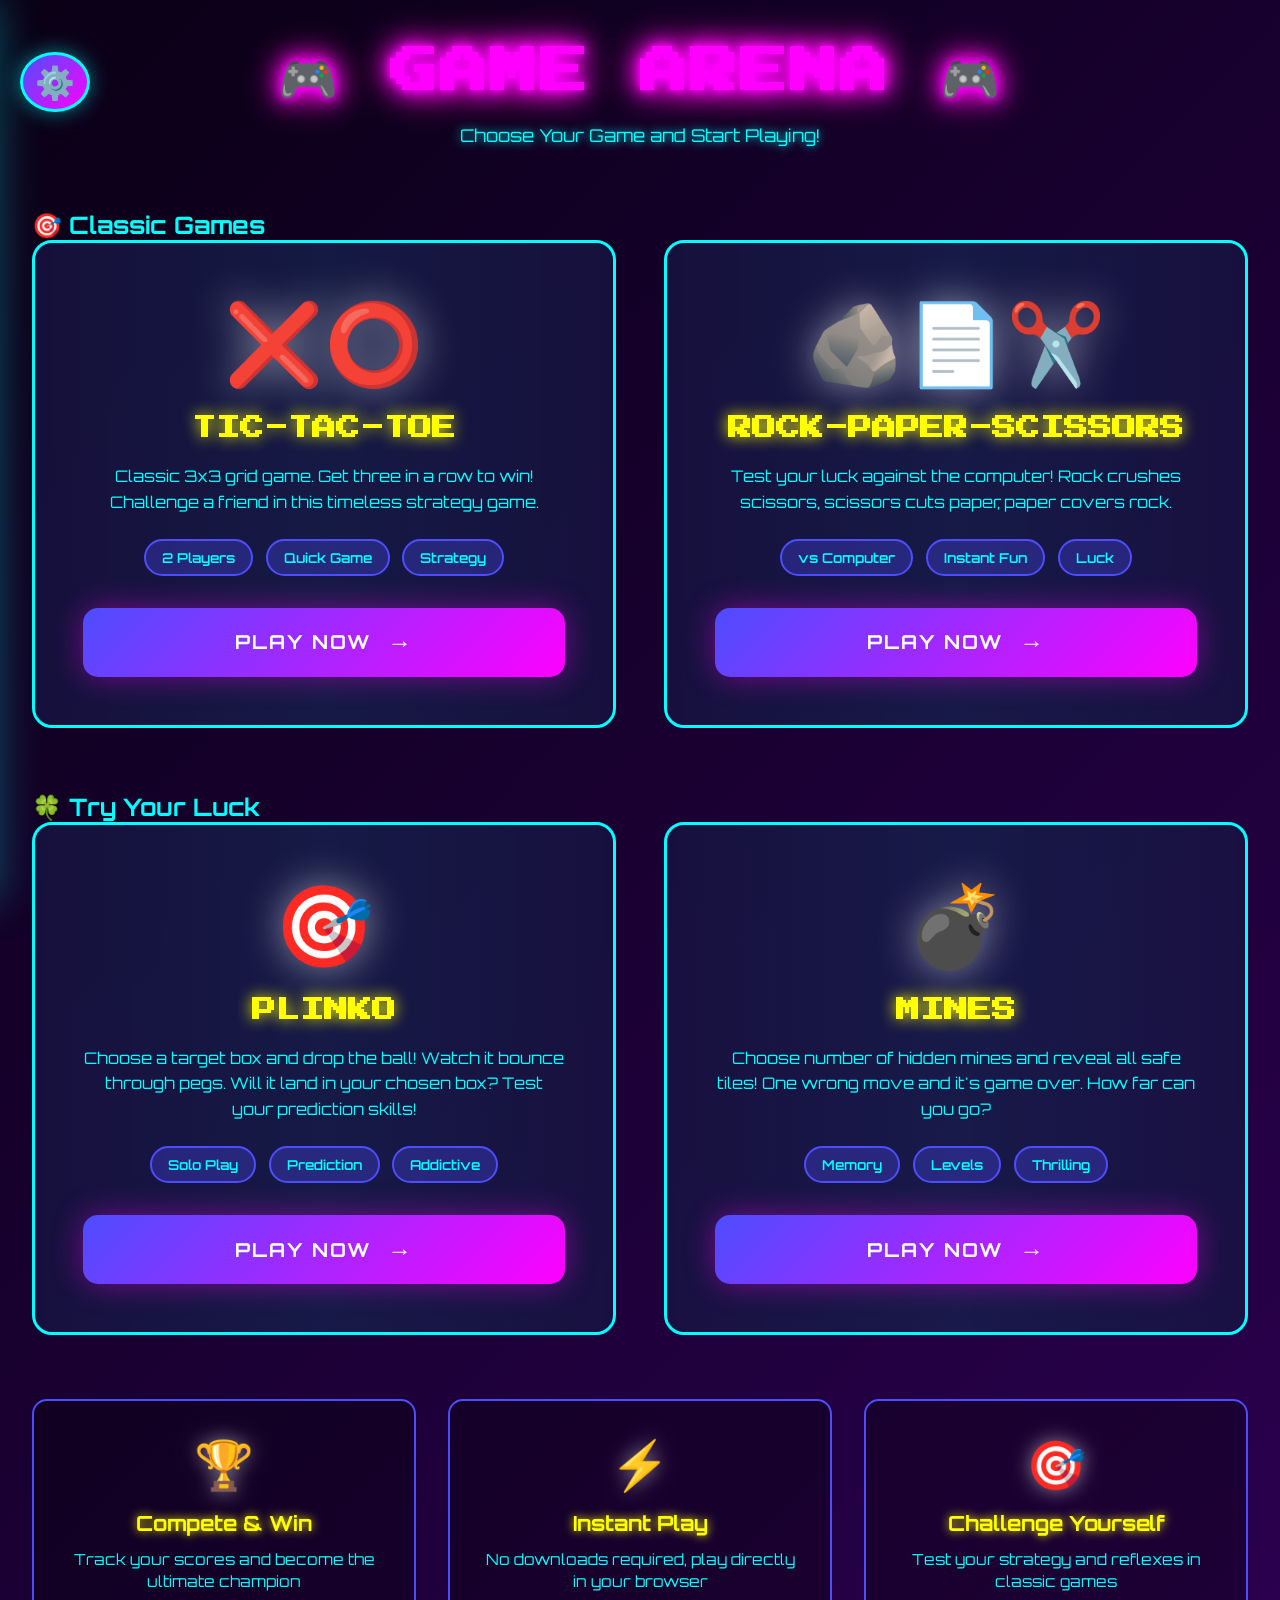
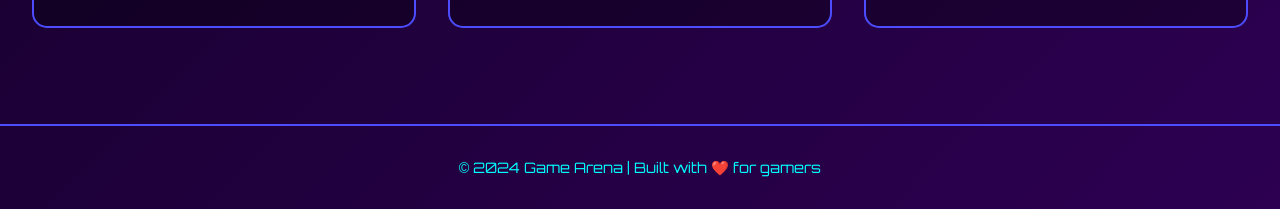
<file: index.html>
<!DOCTYPE html>
<html lang="en">
<head>
    <meta charset="UTF-8">
    <meta name="viewport" content="width=device-width, initial-scale=1.0">
    <title>Game Arena - Home</title>
    <link href="https://fonts.googleapis.com/css2?family=Press+Start+2P&family=Orbitron:wght@400;700;900&display=swap" rel="stylesheet">
    <link rel="stylesheet" href="styles.css">
</head>
<body>
    <!-- Settings Button -->
    <button class="settings-btn" id="settingsBtn" aria-label="Settings">
        <span class="settings-icon">⚙️</span>
    </button>

    <!-- Settings Panel -->
    <div class="settings-panel" id="settingsPanel">
        <div class="settings-header">
            <h2>⚙️ Settings</h2>
            <button class="close-btn" id="closeSettings">✕</button>
        </div>
        
        <div class="settings-content">
            <!-- Music Controls -->
            <div class="settings-section">
                <h3>🎵 Background Music</h3>
                <div class="music-controls">
                    <button class="music-btn" data-track="1">🎵 Track 1: Arcade Beat</button>
                    <button class="music-btn" data-track="2">🎵 Track 2: Retro Wave</button>
                    <button class="music-btn" data-track="3">🎵 Track 3: Cyber Pulse</button>
                    <button class="music-btn stop-music" id="stopMusic">⏹️ Stop Music</button>
                </div>
                <div class="volume-control">
                    <label for="volumeSlider">Volume:</label>
                    <input type="range" id="volumeSlider" min="0" max="100" value="50">
                    <span id="volumeValue">50%</span>
                </div>
                
                <!-- Custom Music Upload -->
                <div class="custom-music-section">
                    <h4>🎧 Upload Your Music</h4>
                    <p class="upload-hint">Play your own music or playlist!</p>
                    <input type="file" id="customMusicUpload" accept="audio/*" multiple style="display: none;">
                    <button class="upload-music-btn" id="uploadMusicBtn">
                        📂 Choose Music Files
                    </button>
                    <div class="custom-playlist" id="customPlaylist"></div>
                </div>
            </div>

            <!-- Theme Toggle -->
            <div class="settings-section">
                <h3>🎨 Theme</h3>
                <div class="theme-toggle">
                    <button class="theme-btn active" data-theme="dark">🌙 Dark Mode</button>
                    <button class="theme-btn" data-theme="light">☀️ Light Mode</button>
                </div>
            </div>

            <!-- Social Links -->
            <div class="settings-section">
                <h3>🔗 Connect With Us</h3>
                <div class="social-links">
                    <a href="https://twitter.com/yourusername" target="_blank" class="social-link">
                        <span class="social-icon">𝕏</span> Twitter/X
                    </a>
                    <a href="https://github.com/yourusername" target="_blank" class="social-link">
                        <span class="social-icon">🐙</span> GitHub
                    </a>
                </div>
            </div>

            <!-- Request Game Form -->
            <div class="settings-section">
                <h3>🎮 Request a Game</h3>
                <form class="request-form" id="gameRequestForm" action="https://formsubmit.co/momomalek0107@gmail.com" method="POST">
                    <!-- FormSubmit Configuration -->
                    <input type="hidden" name="_subject" value="New Game Request from Game Arena!">
                    <input type="hidden" name="_captcha" value="false">
                    <input type="hidden" name="_template" value="table">
                    <input type="hidden" name="_autoresponse" value="Thanks for your game suggestion! We'll review it and consider adding it to Game Arena.">
                    
                    <input type="text" name="Game Name" id="gameNameInput" placeholder="Game name..." required>
                    <textarea name="Game Description" id="gameDescInput" placeholder="Describe the game you'd like to see..." rows="3" required></textarea>
                    <button type="submit" class="submit-btn">Submit Request</button>
                </form>
                <div class="request-message" id="requestMessage"></div>
            </div>
        </div>
    </div>

    <!-- Audio Elements -->
    <audio id="bgMusic" loop></audio>

    <header>
        <h1>🎮 GAME ARENA 🎮</h1>
        <p class="subtitle">Choose Your Game and Start Playing!</p>
    </header>

    <main class="home-container">
        <!-- Game Categories -->
        <div class="categories-section">
            <h2 class="category-title">🎯 Classic Games</h2>
            <div class="game-selection">
                
                <!-- Tic-Tac-Toe Card -->
                <div class="game-selection-card">
                    <div class="game-icon">❌⭕</div>
                    <h2 class="game-selection-title">TIC-TAC-TOE</h2>
                    <p class="game-description">
                        Classic 3x3 grid game. Get three in a row to win! 
                        Challenge a friend in this timeless strategy game.
                    </p>
                    <div class="game-features">
                        <span class="feature-badge">2 Players</span>
                        <span class="feature-badge">Quick Game</span>
                        <span class="feature-badge">Strategy</span>
                    </div>
                    <a href="tic-tac-toe.html" class="play-button">
                        <span>PLAY NOW</span>
                        <span class="arrow">→</span>
                    </a>
                </div>

                <!-- Rock-Paper-Scissors Card -->
                <div class="game-selection-card">
                    <div class="game-icon">🪨📄✂️</div>
                    <h2 class="game-selection-title">ROCK-PAPER-SCISSORS</h2>
                    <p class="game-description">
                        Test your luck against the computer! 
                        Rock crushes scissors, scissors cuts paper, paper covers rock.
                    </p>
                    <div class="game-features">
                        <span class="feature-badge">vs Computer</span>
                        <span class="feature-badge">Instant Fun</span>
                        <span class="feature-badge">Luck</span>
                    </div>
                    <a href="rock-paper-scissors.html" class="play-button">
                        <span>PLAY NOW</span>
                        <span class="arrow">→</span>
                    </a>
                </div>
            </div>
        </div>

        <!-- Try Your Luck Category -->
        <div class="categories-section">
            <h2 class="category-title">🍀 Try Your Luck</h2>
            <div class="game-selection">
                
                <!-- Plinko Card -->
                <div class="game-selection-card">
                    <div class="game-icon">🎯</div>
                    <h2 class="game-selection-title">PLINKO</h2>
                    <p class="game-description">
                        Choose a target box and drop the ball! Watch it bounce through pegs. 
                        Will it land in your chosen box? Test your prediction skills!
                    </p>
                    <div class="game-features">
                        <span class="feature-badge">Solo Play</span>
                        <span class="feature-badge">Prediction</span>
                        <span class="feature-badge">Addictive</span>
                    </div>
                    <a href="plinko.html" class="play-button">
                        <span>PLAY NOW</span>
                        <span class="arrow">→</span>
                    </a>
                </div>

                <!-- Mines Card -->
                <div class="game-selection-card">
                    <div class="game-icon">💣</div>
                    <h2 class="game-selection-title">MINES</h2>
                    <p class="game-description">
                        Choose number of hidden mines and reveal all safe tiles! 
                        One wrong move and it's game over. How far can you go?
                    </p>
                    <div class="game-features">
                        <span class="feature-badge">Memory</span>
                        <span class="feature-badge">Levels</span>
                        <span class="feature-badge">Thrilling</span>
                    </div>
                    <a href="mines.html" class="play-button">
                        <span>PLAY NOW</span>
                        <span class="arrow">→</span>
                    </a>
                </div>
            </div>
        </div>

        <!-- Stats Section -->
        <div class="info-section">
            <div class="info-card">
                <div class="info-icon">🏆</div>
                <h3>Compete & Win</h3>
                <p>Track your scores and become the ultimate champion</p>
            </div>
            <div class="info-card">
                <div class="info-icon">⚡</div>
                <h3>Instant Play</h3>
                <p>No downloads required, play directly in your browser</p>
            </div>
            <div class="info-card">
                <div class="info-icon">🎯</div>
                <h3>Challenge Yourself</h3>
                <p>Test your strategy and reflexes in classic games</p>
            </div>
        </div>
    </main>

    <footer>
        <p>© 2024 Game Arena | Built with ❤️ for gamers</p>
    </footer>

    <script src="settings.js"></script>
</body>
</html>
</file>
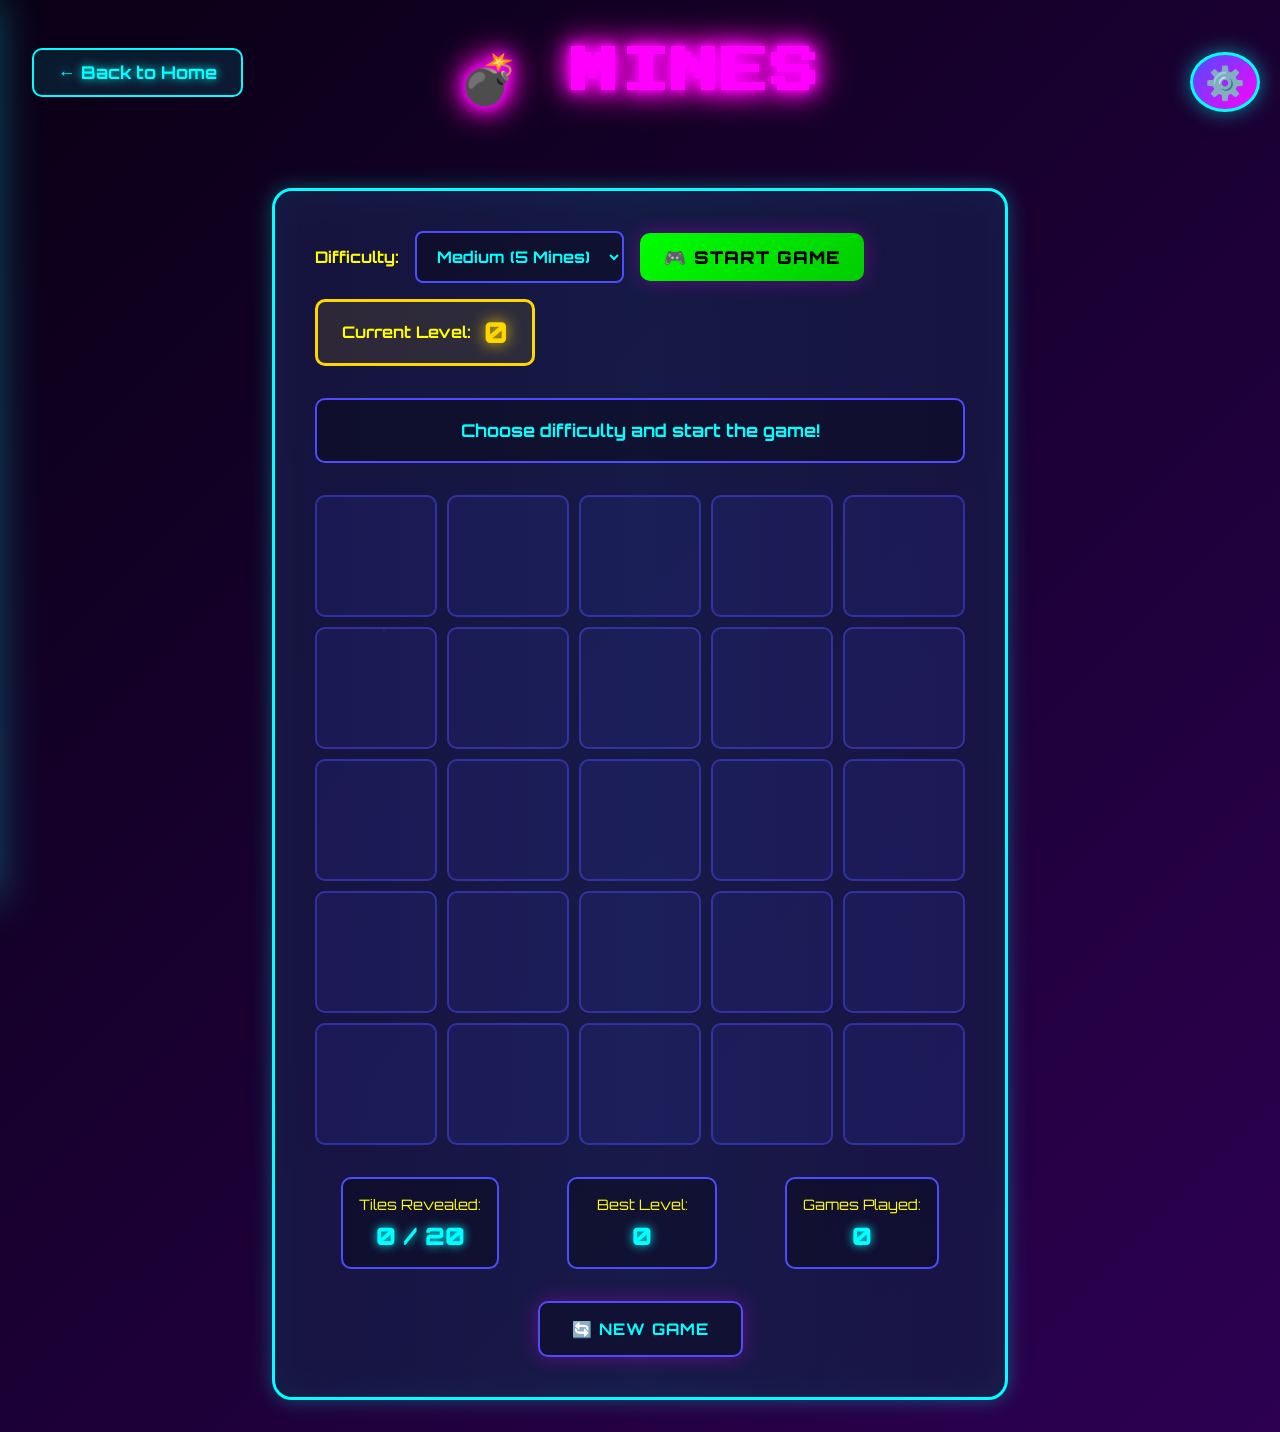
<file: mines.html>
<!DOCTYPE html>
<html lang="en">
<head>
    <meta charset="UTF-8">
    <meta name="viewport" content="width=device-width, initial-scale=1.0">
    <title>Mines - Game Arena</title>
    <link href="https://fonts.googleapis.com/css2?family=Press+Start+2P&family=Orbitron:wght@400;700;900&display=swap" rel="stylesheet">
    <link rel="stylesheet" href="styles.css">
    <link rel="stylesheet" href="mines.css">
</head>
<body data-page="game">
    <!-- Settings Button -->
    <button class="settings-btn" id="settingsBtn" aria-label="Settings">
        <span class="settings-icon">⚙️</span>
    </button>

    <!-- Settings Panel (same structure) -->
    <div class="settings-panel" id="settingsPanel">
        <div class="settings-header">
            <h2>⚙️ Settings</h2>
            <button class="close-btn" id="closeSettings">✕</button>
        </div>
        <div class="settings-content">
            <div class="settings-section">
                <h3>🎵 Background Music</h3>
                <div class="music-controls">
                    <button class="music-btn" data-track="1">🎵 Track 1: Arcade Beat</button>
                    <button class="music-btn" data-track="2">🎵 Track 2: Retro Wave</button>
                    <button class="music-btn" data-track="3">🎵 Track 3: Cyber Pulse</button>
                    <button class="music-btn stop-music" id="stopMusic">⏹️ Stop Music</button>
                </div>
                <div class="volume-control">
                    <label for="volumeSlider">Volume:</label>
                    <input type="range" id="volumeSlider" min="0" max="100" value="50">
                    <span id="volumeValue">50%</span>
                </div>
                <div class="custom-music-section">
                    <h4>🎧 Upload Your Music</h4>
                    <p class="upload-hint">Play your own music or playlist!</p>
                    <input type="file" id="customMusicUpload" accept="audio/*" multiple style="display: none;">
                    <button class="upload-music-btn" id="uploadMusicBtn">📂 Choose Music Files</button>
                    <div class="custom-playlist" id="customPlaylist"></div>
                </div>
            </div>
            <div class="settings-section">
                <h3>🎨 Theme</h3>
                <div class="theme-toggle">
                    <button class="theme-btn active" data-theme="dark">🌙 Dark Mode</button>
                    <button class="theme-btn" data-theme="light">☀️ Light Mode</button>
                </div>
            </div>
            <div class="settings-section">
                <h3>🔗 Connect With Us</h3>
                <div class="social-links">
                    <a href="https://twitter.com/yourusername" target="_blank" class="social-link">
                        <span class="social-icon">𝕏</span> Twitter/X
                    </a>
                    <a href="https://github.com/yourusername" target="_blank" class="social-link">
                        <span class="social-icon">🐙</span> GitHub
                    </a>
                </div>
            </div>
            <div class="settings-section">
                <h3>🎮 Request a Game</h3>
                <form class="request-form" id="gameRequestForm" action="https://formsubmit.co/momomalek0107@gmail.com" method="POST">
                    <input type="hidden" name="_subject" value="New Game Request from Game Arena!">
                    <input type="hidden" name="_captcha" value="false">
                    <input type="hidden" name="_template" value="table">
                    <input type="hidden" name="_autoresponse" value="Thanks for your game suggestion! We'll review it and consider adding it to Game Arena.">
                    <input type="text" name="Game Name" id="gameNameInput" placeholder="Game name..." required>
                    <textarea name="Game Description" id="gameDescInput" placeholder="Describe the game you'd like to see..." rows="3" required></textarea>
                    <button type="submit" class="submit-btn">Submit Request</button>
                </form>
                <div class="request-message" id="requestMessage"></div>
            </div>
        </div>
    </div>

    <audio id="bgMusic" loop></audio>

    <header>
        <a href="index.html" class="back-button">← Back to Home</a>
        <h1>💣 MINES</h1>
    </header>

    <main class="game-page-container">
        <div class="game-card single-game mines-game">
            <div class="game-controls">
                <div class="difficulty-select">
                    <label for="minesCount">Difficulty:</label>
                    <select id="minesCount">
                        <option value="3">Easy (3 Mines)</option>
                        <option value="5" selected>Medium (5 Mines)</option>
                        <option value="10">Hard (10 Mines)</option>
                        <option value="15">Expert (15 Mines)</option>
                    </select>
                    <button id="startGame" class="start-btn">🎮 START GAME</button>
                </div>
                
                <div class="level-display">
                    <span class="level-label">Current Level:</span>
                    <span class="level-value" id="currentLevel">0</span>
                </div>
            </div>

            <div class="game-status" id="gameStatus">
                Choose difficulty and start the game!
            </div>

            <div class="mines-grid" id="minesGrid"></div>

            <div class="stats">
                <div class="stat-item">
                    <span class="stat-label">Tiles Revealed:</span>
                    <span class="stat-value" id="tilesRevealed">0 / 25</span>
                </div>
                <div class="stat-item">
                    <span class="stat-label">Best Level:</span>
                    <span class="stat-value" id="bestLevel">0</span>
                </div>
                <div class="stat-item">
                    <span class="stat-label">Games Played:</span>
                    <span class="stat-value" id="gamesPlayed">0</span>
                </div>
            </div>

            <button id="newGame" class="reset-btn">🔄 NEW GAME</button>
        </div>
    </main>

    <script src="settings.js"></script>
    <script src="mines.js"></script>
</body>
</html>
</file>
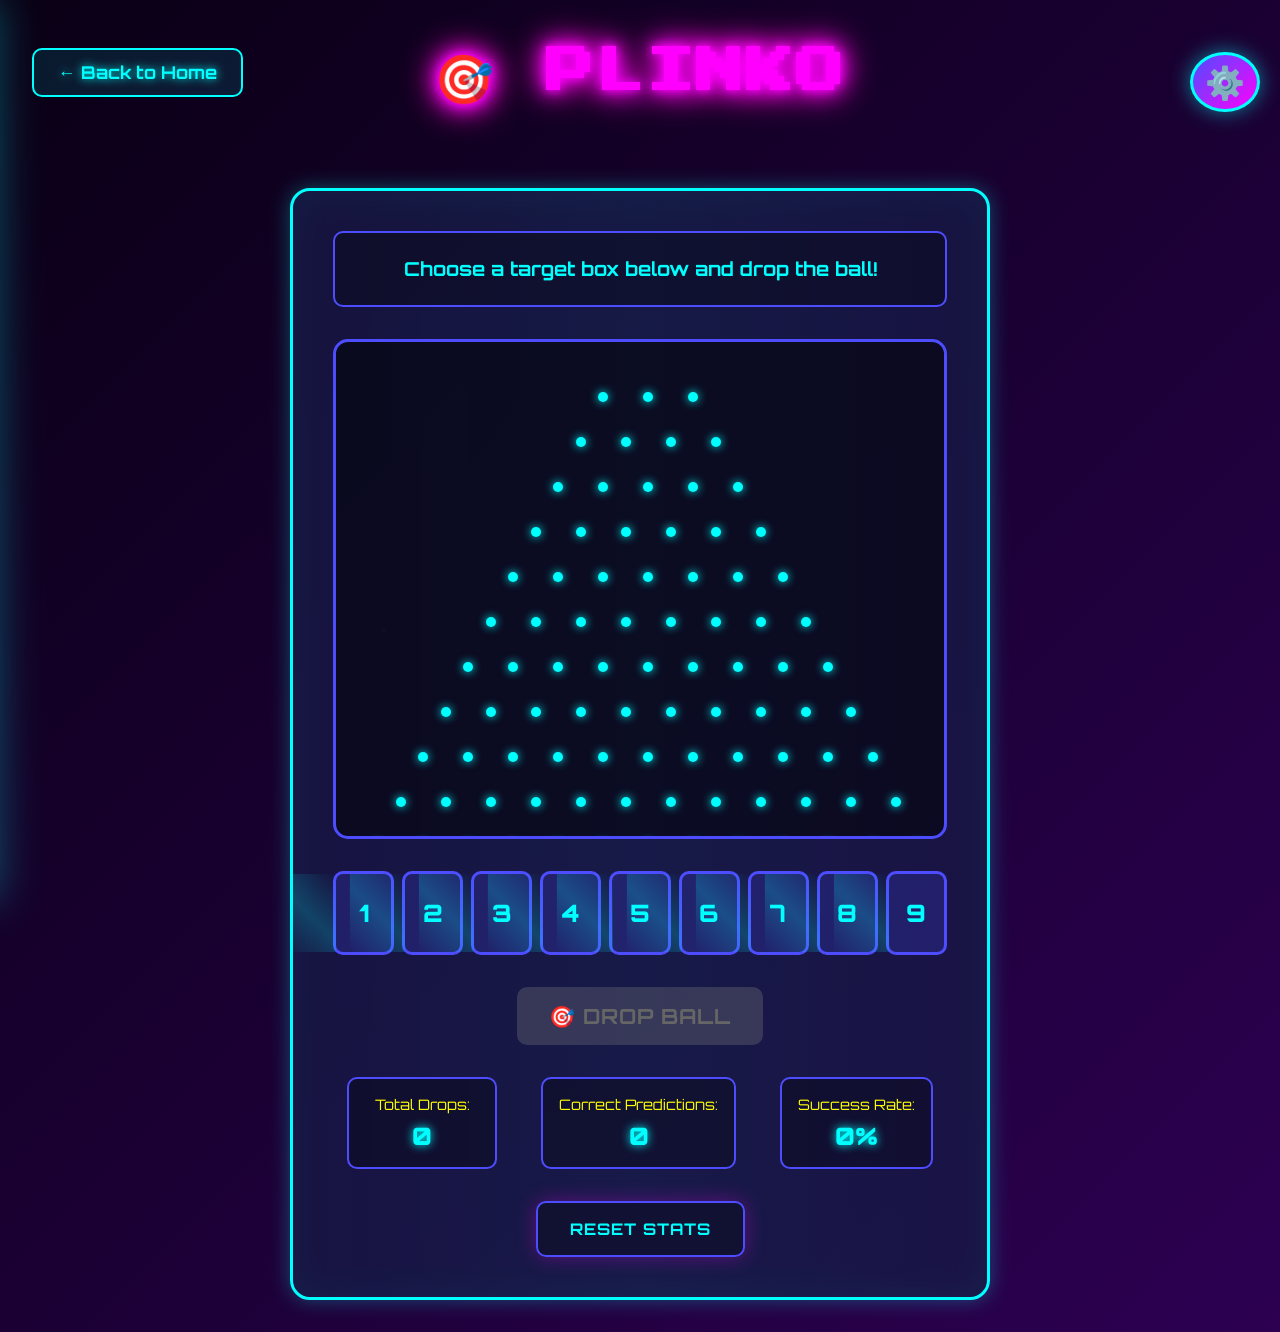
<file: plinko.html>
<!DOCTYPE html>
<html lang="en">
<head>
    <meta charset="UTF-8">
    <meta name="viewport" content="width=device-width, initial-scale=1.0">
    <title>Plinko - Game Arena</title>
    <link href="https://fonts.googleapis.com/css2?family=Press+Start+2P&family=Orbitron:wght@400;700;900&display=swap" rel="stylesheet">
    <link rel="stylesheet" href="styles.css">
    <link rel="stylesheet" href="plinko.css">
</head>
<body data-page="game">
    <!-- Settings Button -->
    <button class="settings-btn" id="settingsBtn" aria-label="Settings">
        <span class="settings-icon">⚙️</span>
    </button>

    <!-- Settings Panel -->
    <div class="settings-panel" id="settingsPanel">
        <div class="settings-header">
            <h2>⚙️ Settings</h2>
            <button class="close-btn" id="closeSettings">✕</button>
        </div>
        
        <div class="settings-content">
            <div class="settings-section">
                <h3>🎵 Background Music</h3>
                <div class="music-controls">
                    <button class="music-btn" data-track="1">🎵 Track 1: Arcade Beat</button>
                    <button class="music-btn" data-track="2">🎵 Track 2: Retro Wave</button>
                    <button class="music-btn" data-track="3">🎵 Track 3: Cyber Pulse</button>
                    <button class="music-btn stop-music" id="stopMusic">⏹️ Stop Music</button>
                </div>
                <div class="volume-control">
                    <label for="volumeSlider">Volume:</label>
                    <input type="range" id="volumeSlider" min="0" max="100" value="50">
                    <span id="volumeValue">50%</span>
                </div>
                <div class="custom-music-section">
                    <h4>🎧 Upload Your Music</h4>
                    <p class="upload-hint">Play your own music or playlist!</p>
                    <input type="file" id="customMusicUpload" accept="audio/*" multiple style="display: none;">
                    <button class="upload-music-btn" id="uploadMusicBtn">📂 Choose Music Files</button>
                    <div class="custom-playlist" id="customPlaylist"></div>
                </div>
            </div>
            <div class="settings-section">
                <h3>🎨 Theme</h3>
                <div class="theme-toggle">
                    <button class="theme-btn active" data-theme="dark">🌙 Dark Mode</button>
                    <button class="theme-btn" data-theme="light">☀️ Light Mode</button>
                </div>
            </div>
            <div class="settings-section">
                <h3>🔗 Connect With Us</h3>
                <div class="social-links">
                    <a href="https://twitter.com/yourusername" target="_blank" class="social-link">
                        <span class="social-icon">𝕏</span> Twitter/X
                    </a>
                    <a href="https://github.com/yourusername" target="_blank" class="social-link">
                        <span class="social-icon">🐙</span> GitHub
                    </a>
                </div>
            </div>
            <div class="settings-section">
                <h3>🎮 Request a Game</h3>
                <form class="request-form" id="gameRequestForm" action="https://formsubmit.co/momomalek0107@gmail.com" method="POST">
                    <input type="hidden" name="_subject" value="New Game Request from Game Arena!">
                    <input type="hidden" name="_captcha" value="false">
                    <input type="hidden" name="_template" value="table">
                    <input type="hidden" name="_autoresponse" value="Thanks for your game suggestion! We'll review it and consider adding it to Game Arena.">
                    <input type="text" name="Game Name" id="gameNameInput" placeholder="Game name..." required>
                    <textarea name="Game Description" id="gameDescInput" placeholder="Describe the game you'd like to see..." rows="3" required></textarea>
                    <button type="submit" class="submit-btn">Submit Request</button>
                </form>
                <div class="request-message" id="requestMessage"></div>
            </div>
        </div>
    </div>

    <audio id="bgMusic" loop></audio>

    <header>
        <a href="index.html" class="back-button">← Back to Home</a>
        <h1>🎯 PLINKO</h1>
    </header>

    <main class="game-page-container">
        <div class="game-card single-game plinko-game">
            <div class="game-status" id="gameStatus">
                Choose a target box below and drop the ball!
            </div>

            <div id="plinkoCanvas"></div>

            <div class="target-boxes">
                <div class="target-box" data-slot="0">1</div>
                <div class="target-box" data-slot="1">2</div>
                <div class="target-box" data-slot="2">3</div>
                <div class="target-box" data-slot="3">4</div>
                <div class="target-box" data-slot="4">5</div>
                <div class="target-box" data-slot="5">6</div>
                <div class="target-box" data-slot="6">7</div>
                <div class="target-box" data-slot="7">8</div>
                <div class="target-box" data-slot="8">9</div>
            </div>

            <button id="dropBall" class="drop-btn" disabled>🎯 DROP BALL</button>

            <div class="stats">
                <div class="stat-item">
                    <span class="stat-label">Total Drops:</span>
                    <span class="stat-value" id="totalDrops">0</span>
                </div>
                <div class="stat-item">
                    <span class="stat-label">Correct Predictions:</span>
                    <span class="stat-value" id="correctPredictions">0</span>
                </div>
                <div class="stat-item">
                    <span class="stat-label">Success Rate:</span>
                    <span class="stat-value" id="successRate">0%</span>
                </div>
            </div>

            <button id="resetStats" class="reset-btn">Reset Stats</button>
        </div>
    </main>

    <script src="settings.js"></script>
    <script src="plinko.js"></script>
</body>
</html>
</file>
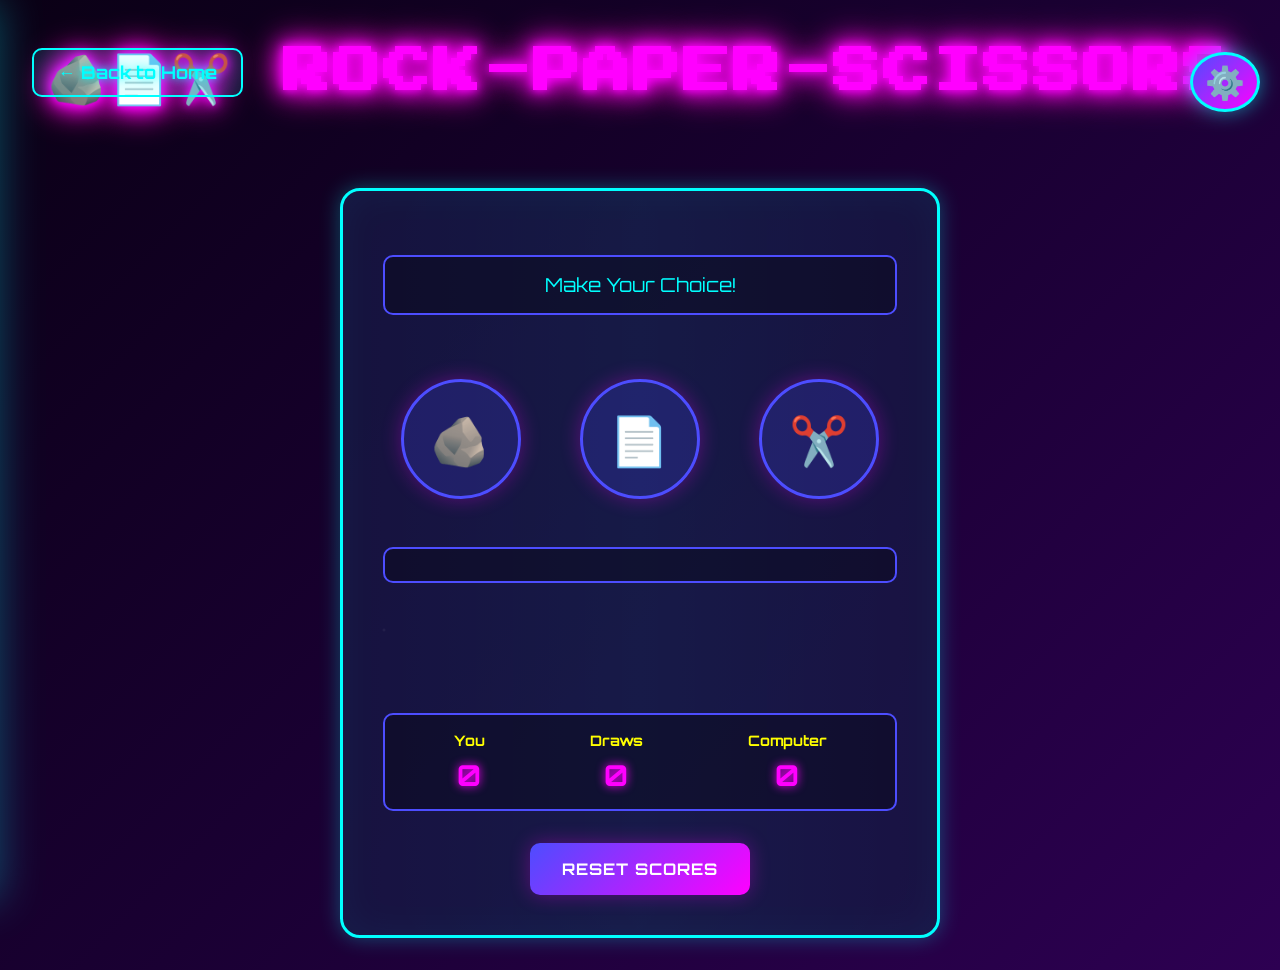
<file: rock-paper-scissors.html>
<!DOCTYPE html>
<html lang="en">
<head>
    <meta charset="UTF-8">
    <meta name="viewport" content="width=device-width, initial-scale=1.0">
    <title>Rock-Paper-Scissors - Game Arena</title>
    <link href="https://fonts.googleapis.com/css2?family=Press+Start+2P&family=Orbitron:wght@400;700;900&display=swap" rel="stylesheet">
    <link rel="stylesheet" href="styles.css">
</head>
<body data-page="game">
    <!-- Settings Button -->
    <button class="settings-btn" id="settingsBtn" aria-label="Settings">
        <span class="settings-icon">⚙️</span>
    </button>

    <!-- Settings Panel -->
    <div class="settings-panel" id="settingsPanel">
        <div class="settings-header">
            <h2>⚙️ Settings</h2>
            <button class="close-btn" id="closeSettings">✕</button>
        </div>
        
        <div class="settings-content">
            <!-- Music Controls -->
            <div class="settings-section">
                <h3>🎵 Background Music</h3>
                <div class="music-controls">
                    <button class="music-btn" data-track="1">🎵 Track 1: Arcade Beat</button>
                    <button class="music-btn" data-track="2">🎵 Track 2: Retro Wave</button>
                    <button class="music-btn" data-track="3">🎵 Track 3: Cyber Pulse</button>
                    <button class="music-btn stop-music" id="stopMusic">⏹️ Stop Music</button>
</div>
                <div class="volume-control">
                    <label for="volumeSlider">Volume:</label>
                    <input type="range" id="volumeSlider" min="0" max="100" value="50">
                    <span id="volumeValue">50%</span>
                </div>
                
                <!-- Custom Music Upload -->
                <div class="custom-music-section">
                    <h4>🎧 Upload Your Music</h4>
                    <p class="upload-hint">Play your own music or playlist!</p>
                    <input type="file" id="customMusicUpload" accept="audio/*" multiple style="display: none;">
                    <button class="upload-music-btn" id="uploadMusicBtn">
                        📂 Choose Music Files
                    </button>
                    <div class="custom-playlist" id="customPlaylist"></div>
                </div>
            </div>

            <!-- Theme Toggle -->
            <div class="settings-section">
                <h3>🎨 Theme</h3>
                <div class="theme-toggle">
                    <button class="theme-btn active" data-theme="dark">🌙 Dark Mode</button>
                    <button class="theme-btn" data-theme="light">☀️ Light Mode</button>
                </div>
            </div>

            <!-- Social Links -->
            <div class="settings-section">
                <h3>🔗 Connect With Us</h3>
                <div class="social-links">
                    <a href="https://twitter.com/yourusername" target="_blank" class="social-link">
                        <span class="social-icon">𝕏</span> Twitter/X
                    </a>
                    <a href="https://github.com/yourusername" target="_blank" class="social-link">
                        <span class="social-icon">🐙</span> GitHub
                    </a>
                </div>
            </div>

            <!-- Request Game Form -->
            <div class="settings-section">
                <h3>🎮 Request a Game</h3>
                <form class="request-form" id="gameRequestForm" action="https://formsubmit.co/momomalek0107@gmail.com" method="POST">
                    <!-- FormSubmit Configuration -->
                    <input type="hidden" name="_subject" value="New Game Request from Game Arena!">
                    <input type="hidden" name="_captcha" value="false">
                    <input type="hidden" name="_template" value="table">
                    <input type="hidden" name="_autoresponse" value="Thanks for your game suggestion! We'll review it and consider adding it to Game Arena.">
                    
                    <input type="text" name="Game Name" id="gameNameInput" placeholder="Game name..." required>
                    <textarea name="Game Description" id="gameDescInput" placeholder="Describe the game you'd like to see..." rows="3" required></textarea>
                    <button type="submit" class="submit-btn">Submit Request</button>
                </form>
                <div class="request-message" id="requestMessage"></div>
            </div>
        </div>
    </div>

    <!-- Audio Elements -->
    <audio id="bgMusic" loop></audio>

    <header>
        <a href="index.html" class="back-button">← Back to Home</a>
        <h1>🪨📄✂️ ROCK-PAPER-SCISSORS</h1>
    </header>

    <main class="game-page-container">
        <div class="game-card single-game">
            <div class="status" id="rps-status">Make Your Choice!</div>
            <div class="rps-choices">
                <button class="choice-btn" data-choice="rock">🪨</button>
                <button class="choice-btn" data-choice="paper">📄</button>
                <button class="choice-btn" data-choice="scissors">✂️</button>
            </div>
            <div class="rps-result">
                <div class="choices-display" id="rps-choices-display"></div>
                <div class="result-display" id="rps-result"></div>
            </div>
            <div class="score">
                <div class="score-item">
                    <span class="score-label">You</span>
                    <span class="score-value" id="rps-score-player">0</span>
                </div>
                <div class="score-item">
                    <span class="score-label">Draws</span>
                    <span class="score-value" id="rps-score-draw">0</span>
                </div>
                <div class="score-item">
                    <span class="score-label">Computer</span>
                    <span class="score-value" id="rps-score-computer">0</span>
                </div>
            </div>
            <button id="rps-reset">Reset Scores</button>
        </div>
    </main>

    <script src="settings.js"></script>
    <script src="rock-paper-scissors.js"></script>
</body>
</html>
</file>
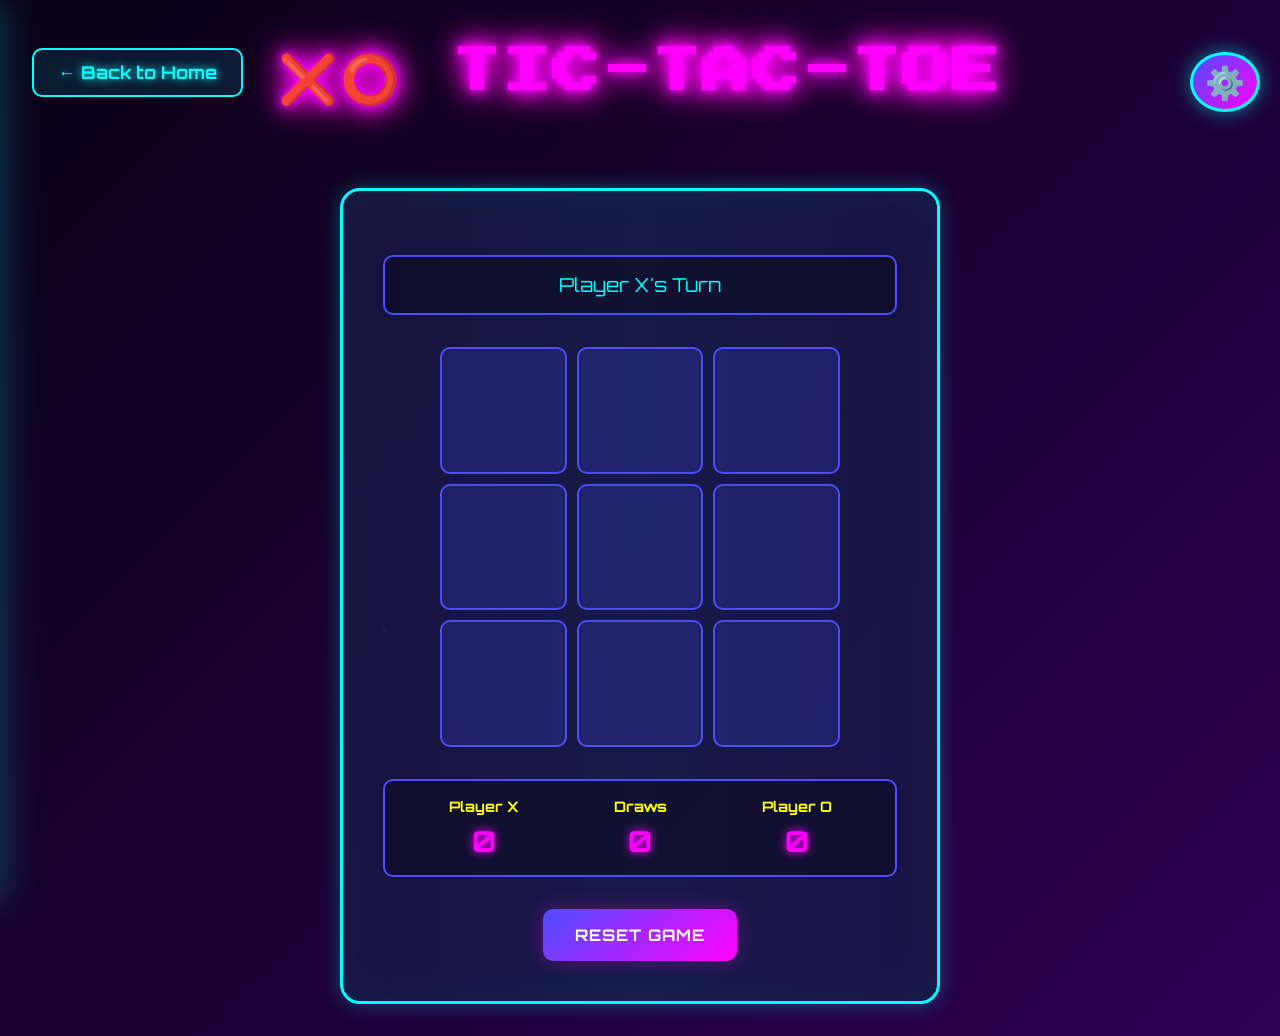
<file: tic-tac-toe.html>
<!DOCTYPE html>
<html lang="en">
<head>
    <meta charset="UTF-8">
    <meta name="viewport" content="width=device-width, initial-scale=1.0">
    <title>Tic-Tac-Toe - Game Arena</title>
    <link href="https://fonts.googleapis.com/css2?family=Press+Start+2P&family=Orbitron:wght@400;700;900&display=swap" rel="stylesheet">
    <link rel="stylesheet" href="styles.css">
</head>
<body data-page="game">
    <!-- Settings Button -->
    <button class="settings-btn" id="settingsBtn" aria-label="Settings">
        <span class="settings-icon">⚙️</span>
    </button>

    <!-- Settings Panel -->
    <div class="settings-panel" id="settingsPanel">
        <div class="settings-header">
            <h2>⚙️ Settings</h2>
            <button class="close-btn" id="closeSettings">✕</button>
        </div>
        
        <div class="settings-content">
            <!-- Music Controls -->
            <div class="settings-section">
                <h3>🎵 Background Music</h3>
                <div class="music-controls">
                    <button class="music-btn" data-track="1">🎵 Track 1: Arcade Beat</button>
                    <button class="music-btn" data-track="2">🎵 Track 2: Retro Wave</button>
                    <button class="music-btn" data-track="3">🎵 Track 3: Cyber Pulse</button>
                    <button class="music-btn stop-music" id="stopMusic">⏹️ Stop Music</button>
                </div>
                <div class="volume-control">
                    <label for="volumeSlider">Volume:</label>
                    <input type="range" id="volumeSlider" min="0" max="100" value="50">
                    <span id="volumeValue">50%</span>
                </div>
                
                <!-- Custom Music Upload -->
                <div class="custom-music-section">
                    <h4>🎧 Upload Your Music</h4>
                    <p class="upload-hint">Play your own music or playlist!</p>
                    <input type="file" id="customMusicUpload" accept="audio/*" multiple style="display: none;">
                    <button class="upload-music-btn" id="uploadMusicBtn">
                        📂 Choose Music Files
                    </button>
                    <div class="custom-playlist" id="customPlaylist"></div>
                </div>
            </div>

            <!-- Theme Toggle -->
            <div class="settings-section">
                <h3>🎨 Theme</h3>
                <div class="theme-toggle">
                    <button class="theme-btn active" data-theme="dark">🌙 Dark Mode</button>
                    <button class="theme-btn" data-theme="light">☀️ Light Mode</button>
                </div>
            </div>

            <!-- Social Links -->
            <div class="settings-section">
                <h3>🔗 Connect With Us</h3>
                <div class="social-links">
                    <a href="https://twitter.com/yourusername" target="_blank" class="social-link">
                        <span class="social-icon">𝕏</span> Twitter/X
                    </a>
                    <a href="https://github.com/yourusername" target="_blank" class="social-link">
                        <span class="social-icon">🐙</span> GitHub
                    </a>
                </div>
            </div>

            <!-- Request Game Form -->
            <div class="settings-section">
                <h3>🎮 Request a Game</h3>
                <form class="request-form" id="gameRequestForm" action="https://formsubmit.co/momomalek0107@gmail.com" method="POST">
                    <!-- FormSubmit Configuration -->
                    <input type="hidden" name="_subject" value="New Game Request from Game Arena!">
                    <input type="hidden" name="_captcha" value="false">
                    <input type="hidden" name="_template" value="table">
                    <input type="hidden" name="_autoresponse" value="Thanks for your game suggestion! We'll review it and consider adding it to Game Arena.">
                    
                    <input type="text" name="Game Name" id="gameNameInput" placeholder="Game name..." required>
                    <textarea name="Game Description" id="gameDescInput" placeholder="Describe the game you'd like to see..." rows="3" required></textarea>
                    <button type="submit" class="submit-btn">Submit Request</button>
                </form>
                <div class="request-message" id="requestMessage"></div>
            </div>
        </div>
    </div>

    <!-- Audio Elements -->
    <audio id="bgMusic" loop></audio>

    <header>
        <a href="index.html" class="back-button">← Back to Home</a>
        <h1>❌⭕ TIC-TAC-TOE</h1>
    </header>

    <main class="game-page-container">
        <div class="game-card single-game">
            <div class="status" id="ttt-status">Player X's Turn</div>
            <div class="board" id="ttt-board">
                <div class="cell" data-index="0"></div>
                <div class="cell" data-index="1"></div>
                <div class="cell" data-index="2"></div>
                <div class="cell" data-index="3"></div>
                <div class="cell" data-index="4"></div>
                <div class="cell" data-index="5"></div>
                <div class="cell" data-index="6"></div>
                <div class="cell" data-index="7"></div>
                <div class="cell" data-index="8"></div>
            </div>
            <div class="score">
                <div class="score-item">
                    <span class="score-label">Player X</span>
                    <span class="score-value" id="ttt-score-x">0</span>
                </div>
                <div class="score-item">
                    <span class="score-label">Draws</span>
                    <span class="score-value" id="ttt-score-draw">0</span>
                </div>
                <div class="score-item">
                    <span class="score-label">Player O</span>
                    <span class="score-value" id="ttt-score-o">0</span>
                </div>
            </div>
            <button id="ttt-reset">Reset Game</button>
        </div>
    </main>

    <script src="settings.js"></script>
    <script src="tic-tac-toe.js"></script>
</body>
</html>
</file>
<file: styles.css>
* {
    margin: 0;
    padding: 0;
    box-sizing: border-box;
}

/* Custom Cursors */
body, body * {
    cursor: url('data:image/svg+xml;utf8,<svg xmlns="http://www.w3.org/2000/svg" width="24" height="24" viewBox="0 0 24 24" fill="none" stroke="%2300ffff" stroke-width="2"><circle cx="12" cy="12" r="10"/><circle cx="12" cy="12" r="3" fill="%2300ffff"/></svg>') 12 12, auto !important;
}

a:hover, button:hover, .choice-btn:hover, .cell:hover:not(.taken), .play-button:hover {
    cursor: url('data:image/svg+xml;utf8,<svg xmlns="http://www.w3.org/2000/svg" width="28" height="28" viewBox="0 0 24 24" fill="none" stroke="%23ff00ff" stroke-width="2"><circle cx="12" cy="12" r="10"/><circle cx="12" cy="12" r="3" fill="%23ff00ff"/><path d="M12 2 L12 6 M12 18 L12 22 M2 12 L6 12 M18 12 L22 12"/></svg>') 14 14, pointer !important;
}

:root {
    --neon-cyan: #00ffff;
    --neon-pink: #ff00ff;
    --neon-yellow: #ffff00;
    --deep-purple: #0a0015;
    --dark-purple: #1a0033;
    --electric-blue: #4d4dff;
    --game-bg: rgba(26, 0, 51, 0.8);
}

/* Light Theme */
body.light-theme {
    --neon-cyan: #0088cc;
    --neon-pink: #cc0088;
    --neon-yellow: #cc8800;
    --deep-purple: #f0f0f5;
    --dark-purple: #e0e0eb;
    --electric-blue: #3333cc;
    --game-bg: rgba(255, 255, 255, 0.9);
}

body.light-theme {
    background: linear-gradient(135deg, #e8e8f5 0%, #f0f0fa 50%, #f8f8ff 100%);
    color: #333;
}

body.light-theme::before {
    opacity: 0.2;
}

body.light-theme h1 {
    color: var(--neon-pink);
}

body.light-theme .subtitle,
body.light-theme .game-description,
body.light-theme .info-card p {
    color: #555;
}

body.light-theme .game-card,
body.light-theme .info-card,
body.light-theme .status,
body.light-theme .score,
body.light-theme .result-display {
    background: rgba(255, 255, 255, 0.9);
    border-color: var(--electric-blue);
    box-shadow: 0 5px 20px rgba(0, 0, 0, 0.15);
}

body.light-theme .cell,
body.light-theme .choice-btn {
    background: rgba(200, 200, 255, 0.3);
}

/* Light Theme Variables */
body.light-theme {
    --neon-cyan: #0088cc;
    --neon-pink: #cc0088;
    --neon-yellow: #cc8800;
    --deep-purple: #f0f0f5;
    --dark-purple: #e0e0eb;
    --electric-blue: #4444cc;
    --game-bg: rgba(255, 255, 255, 0.9);
}

body.light-theme {
    background: linear-gradient(135deg, #f0f0f5 0%, #e0e0eb 50%, #d0d0e5 100%);
}

body.light-theme::before {
    background-image: 
        radial-gradient(2px 2px at 20% 30%, #888, transparent),
        radial-gradient(2px 2px at 60% 70%, #888, transparent),
        radial-gradient(1px 1px at 50% 50%, #888, transparent),
        radial-gradient(1px 1px at 80% 10%, #888, transparent),
        radial-gradient(2px 2px at 90% 60%, #888, transparent),
        radial-gradient(1px 1px at 33% 80%, #888, transparent),
        radial-gradient(2px 2px at 70% 40%, #888, transparent);
    opacity: 0.15;
}

/* Custom Cursor */
body {
    cursor: url('data:image/svg+xml;utf8,<svg xmlns="http://www.w3.org/2000/svg" width="24" height="24" viewBox="0 0 24 24"><circle cx="12" cy="12" r="8" fill="%2300ffff" opacity="0.5"/><circle cx="12" cy="12" r="3" fill="%23ff00ff"/></svg>') 12 12, auto;
}

a, button, .cell, .choice-btn {
    cursor: url('data:image/svg+xml;utf8,<svg xmlns="http://www.w3.org/2000/svg" width="24" height="24" viewBox="0 0 24 24"><circle cx="12" cy="12" r="8" fill="%23ff00ff" opacity="0.5"/><circle cx="12" cy="12" r="3" fill="%2300ffff"/></svg>') 12 12, pointer;
}

body {
    font-family: 'Orbitron', sans-serif;
    background: linear-gradient(135deg, #0a0015 0%, #1a0033 50%, #2d0052 100%);
    color: var(--neon-cyan);
    min-height: 100vh;
    overflow-x: hidden;
    position: relative;
    transition: background 0.3s ease;
}

/* Animated background stars */
body::before {
    content: '';
    position: fixed;
    width: 200%;
    height: 200%;
    top: -50%;
    left: -50%;
    background-image: 
        radial-gradient(2px 2px at 20% 30%, white, transparent),
        radial-gradient(2px 2px at 60% 70%, white, transparent),
        radial-gradient(1px 1px at 50% 50%, white, transparent),
        radial-gradient(1px 1px at 80% 10%, white, transparent),
        radial-gradient(2px 2px at 90% 60%, white, transparent),
        radial-gradient(1px 1px at 33% 80%, white, transparent),
        radial-gradient(2px 2px at 70% 40%, white, transparent);
    background-size: 200% 200%;
    animation: stars 120s linear infinite;
    opacity: 0.4;
    z-index: -1;
}

@keyframes stars {
    from { transform: rotate(0deg); }
    to { transform: rotate(360deg); }
}

/* Settings Button */
.settings-btn {
    position: fixed;
    top: 2rem;
    left: 2rem;
    width: 60px;
    height: 60px;
    background: var(--game-bg);
    border: 3px solid var(--neon-cyan);
    border-radius: 50%;
    font-size: 2rem;
    display: flex;
    align-items: center;
    justify-content: center;
    z-index: 1000;
    transition: all 0.3s ease;
    box-shadow: 0 0 20px rgba(0, 255, 255, 0.3);
    animation: pulse-glow 2s infinite;
}

@keyframes pulse-glow {
    0%, 100% { box-shadow: 0 0 20px rgba(0, 255, 255, 0.3); }
    50% { box-shadow: 0 0 30px rgba(0, 255, 255, 0.6); }
}

.settings-btn:hover {
    transform: rotate(90deg) scale(1.1);
    border-color: var(--neon-pink);
    box-shadow: 0 0 30px rgba(255, 0, 255, 0.6);
}

.settings-icon {
    animation: spin-slow 10s linear infinite;
}

@keyframes spin-slow {
    from { transform: rotate(0deg); }
    to { transform: rotate(360deg); }
}

/* Settings Panel */
.settings-panel {
    position: fixed;
    top: 0;
    left: -400px;
    width: 400px;
    height: 100vh;
    background: var(--game-bg);
    border-right: 3px solid var(--neon-cyan);
    z-index: 999;
    transition: left 0.3s ease;
    overflow-y: auto;
    box-shadow: 0 0 50px rgba(0, 255, 255, 0.3);
    backdrop-filter: blur(10px);
}

.settings-panel.open {
    left: 0;
}

.settings-header {
    display: flex;
    justify-content: space-between;
    align-items: center;
    padding: 2rem;
    border-bottom: 2px solid var(--electric-blue);
    position: sticky;
    top: 0;
    background: var(--game-bg);
    z-index: 10;
}

.settings-header h2 {
    font-family: 'Press Start 2P', cursive;
    font-size: 1.2rem;
    color: var(--neon-pink);
    text-shadow: 0 0 10px var(--neon-pink);
}

.close-settings {
    background: none;
    border: 2px solid var(--neon-cyan);
    color: var(--neon-cyan);
    width: 40px;
    height: 40px;
    border-radius: 50%;
    font-size: 1.5rem;
    display: flex;
    align-items: center;
    justify-content: center;
    padding: 0;
    margin: 0;
    transition: all 0.3s ease;
}

.close-settings:hover {
    background: rgba(0, 255, 255, 0.2);
    transform: rotate(90deg);
}

.settings-content {
    padding: 2rem;
}

.settings-section {
    margin-bottom: 2rem;
    padding-bottom: 2rem;
    border-bottom: 2px solid rgba(77, 77, 255, 0.3);
}

.settings-section:last-child {
    border-bottom: none;
}

.settings-section h3 {
    font-size: 1.1rem;
    color: var(--neon-yellow);
    margin-bottom: 1rem;
    text-shadow: 0 0 10px var(--neon-yellow);
}

/* Music Controls */
.music-controls {
    display: flex;
    gap: 0.5rem;
    margin-bottom: 1rem;
    flex-wrap: wrap;
}

.music-btn {
    flex: 1;
    min-width: 100px;
    padding: 0.7rem;
    background: rgba(77, 77, 255, 0.2);
    border: 2px solid var(--electric-blue);
    color: var(--neon-cyan);
    border-radius: 8px;
    font-size: 0.9rem;
    transition: all 0.3s ease;
    margin: 0;
}

.music-btn:hover {
    background: rgba(0, 255, 255, 0.2);
    border-color: var(--neon-cyan);
}

.music-btn.active {
    background: rgba(255, 0, 255, 0.3);
    border-color: var(--neon-pink);
    color: var(--neon-pink);
}

.toggle-music {
    width: 100%;
    display: flex;
    align-items: center;
    justify-content: center;
    gap: 1rem;
    padding: 1rem;
    font-size: 1rem;
}

.music-icon {
    font-size: 1.5rem;
}

/* Theme Toggle */
.theme-toggle {
    width: 100%;
    display: flex;
    align-items: center;
    justify-content: center;
    gap: 1rem;
    padding: 1rem;
    font-size: 1rem;
}

.theme-icon {
    font-size: 1.5rem;
}

/* Social Links */
.social-link {
    display: block;
    width: 100%;
    padding: 1rem;
    margin-bottom: 0.8rem;
    background: rgba(77, 77, 255, 0.2);
    border: 2px solid var(--electric-blue);
    border-radius: 10px;
    color: var(--neon-cyan);
    text-decoration: none;
    text-align: center;
    transition: all 0.3s ease;
    font-size: 1rem;
}

.social-link:hover {
    background: rgba(0, 255, 255, 0.2);
    border-color: var(--neon-cyan);
    transform: translateX(5px);
}

/* Request Game Button */
.request-game-btn {
    width: 100%;
    padding: 1.2rem;
    font-size: 1.1rem;
    background: linear-gradient(135deg, var(--electric-blue), var(--neon-pink));
}

/* Modal */
.modal {
    display: none;
    position: fixed;
    top: 0;
    left: 0;
    width: 100%;
    height: 100%;
    background: rgba(0, 0, 0, 0.8);
    z-index: 2000;
    align-items: center;
    justify-content: center;
}

.modal.open {
    display: flex;
}

.modal-content {
    background: var(--game-bg);
    border: 3px solid var(--neon-cyan);
    border-radius: 20px;
    width: 90%;
    max-width: 500px;
    box-shadow: 0 0 50px rgba(0, 255, 255, 0.5);
    animation: modalSlideIn 0.3s ease-out;
}

@keyframes modalSlideIn {
    from {
        opacity: 0;
        transform: translateY(-50px);
    }
    to {
        opacity: 1;
        transform: translateY(0);
    }
}

.modal-header {
    display: flex;
    justify-content: space-between;
    align-items: center;
    padding: 2rem;
    border-bottom: 2px solid var(--electric-blue);
}

.modal-header h2 {
    font-family: 'Press Start 2P', cursive;
    font-size: 1.2rem;
    color: var(--neon-pink);
    text-shadow: 0 0 10px var(--neon-pink);
}

.close-modal {
    background: none;
    border: 2px solid var(--neon-cyan);
    color: var(--neon-cyan);
    width: 40px;
    height: 40px;
    border-radius: 50%;
    font-size: 1.5rem;
    display: flex;
    align-items: center;
    justify-content: center;
    padding: 0;
    margin: 0;
    transition: all 0.3s ease;
}

.close-modal:hover {
    background: rgba(0, 255, 255, 0.2);
    transform: rotate(90deg);
}

.modal-body {
    padding: 2rem;
}

.modal-body p {
    font-size: 1.1rem;
    margin-bottom: 1rem;
    color: var(--neon-cyan);
}

.modal-body textarea {
    width: 100%;
    min-height: 150px;
    padding: 1rem;
    background: rgba(0, 0, 0, 0.3);
    border: 2px solid var(--electric-blue);
    border-radius: 10px;
    color: var(--neon-cyan);
    font-family: 'Orbitron', sans-serif;
    font-size: 1rem;
    resize: vertical;
    margin-bottom: 1rem;
}

.modal-body textarea:focus {
    outline: none;
    border-color: var(--neon-cyan);
    box-shadow: 0 0 10px rgba(0, 255, 255, 0.3);
}

.submit-request {
    width: 100%;
    padding: 1rem;
    font-size: 1.1rem;
}

header {
    text-align: center;
    padding: 3rem 2rem 2rem;
    animation: slideDown 1s ease-out;
    position: relative;
}

@keyframes slideDown {
    from {
        opacity: 0;
        transform: translateY(-50px);
    }
    to {
        opacity: 1;
        transform: translateY(0);
    }
}

.back-button {
    position: absolute;
    left: 2rem;
    top: 3rem;
    color: var(--neon-cyan);
    text-decoration: none;
    font-size: 1.1rem;
    font-weight: 700;
    padding: 0.7rem 1.5rem;
    border: 2px solid var(--neon-cyan);
    border-radius: 10px;
    transition: all 0.3s ease;
    text-shadow: 0 0 10px var(--neon-cyan);
    background: rgba(0, 255, 255, 0.1);
}

.back-button:hover {
    background: rgba(0, 255, 255, 0.2);
    transform: translateX(-5px);
    box-shadow: 0 0 20px var(--neon-cyan);
}

h1 {
    font-family: 'Press Start 2P', cursive;
    font-size: clamp(1.5rem, 5vw, 3rem);
    color: var(--neon-pink);
    text-shadow: 
        0 0 10px var(--neon-pink),
        0 0 20px var(--neon-pink),
        0 0 30px var(--neon-pink),
        0 0 40px #ff00aa;
    margin-bottom: 1rem;
    letter-spacing: 2px;
}

.subtitle {
    font-size: 1.1rem;
    color: var(--neon-cyan);
    text-shadow: 0 0 10px var(--neon-cyan);
    font-weight: 400;
}

/* Home Page Styles */
.home-container {
    max-width: 1400px;
    margin: 0 auto;
    padding: 2rem;
    animation: fadeIn 1s ease-out 0.3s both;
}

@keyframes fadeIn {
    from {
        opacity: 0;
        transform: translateY(30px);
    }
    to {
        opacity: 1;
        transform: translateY(0);
    }
}

.game-selection {
    display: grid;
    grid-template-columns: repeat(auto-fit, minmax(400px, 1fr));
    gap: 3rem;
    margin-bottom: 4rem;
}

.game-selection-card {
    background: var(--game-bg);
    border: 3px solid var(--neon-cyan);
    border-radius: 20px;
    padding: 3rem;
    position: relative;
    overflow: hidden;
    transition: all 0.4s ease;
    cursor: pointer;
}

.game-selection-card::before {
    content: '';
    position: absolute;
    top: -50%;
    left: -50%;
    width: 200%;
    height: 200%;
    background: linear-gradient(
        45deg,
        transparent,
        rgba(0, 255, 255, 0.1),
        transparent
    );
    transform: rotate(45deg);
    animation: shine 3s infinite;
}

@keyframes shine {
    0%, 100% { transform: translateX(-100%) translateY(-100%) rotate(45deg); }
    50% { transform: translateX(100%) translateY(100%) rotate(45deg); }
}

.game-selection-card:hover {
    transform: translateY(-10px);
    border-color: var(--neon-pink);
    box-shadow: 
        0 0 40px rgba(255, 0, 255, 0.6),
        inset 0 0 40px rgba(255, 0, 255, 0.1);
}

.game-icon {
    font-size: 5rem;
    text-align: center;
    margin-bottom: 1.5rem;
    position: relative;
    z-index: 1;
    filter: drop-shadow(0 0 20px rgba(255, 255, 255, 0.5));
}

.game-selection-title {
    font-family: 'Press Start 2P', cursive;
    font-size: 1.5rem;
    color: var(--neon-yellow);
    text-shadow: 0 0 15px var(--neon-yellow);
    text-align: center;
    margin-bottom: 1.5rem;
    position: relative;
    z-index: 1;
}

.game-description {
    font-size: 1rem;
    line-height: 1.6;
    color: var(--neon-cyan);
    text-align: center;
    margin-bottom: 1.5rem;
    position: relative;
    z-index: 1;
}

.game-features {
    display: flex;
    justify-content: center;
    gap: 0.8rem;
    margin-bottom: 2rem;
    flex-wrap: wrap;
    position: relative;
    z-index: 1;
}

.feature-badge {
    background: rgba(77, 77, 255, 0.3);
    border: 2px solid var(--electric-blue);
    padding: 0.5rem 1rem;
    border-radius: 20px;
    font-size: 0.85rem;
    color: var(--neon-cyan);
    font-weight: 600;
}

.play-button {
    display: flex;
    align-items: center;
    justify-content: center;
    gap: 1rem;
    background: linear-gradient(135deg, var(--electric-blue), var(--neon-pink));
    color: white;
    text-decoration: none;
    padding: 1.2rem 2rem;
    font-size: 1.2rem;
    font-weight: 700;
    border-radius: 15px;
    transition: all 0.3s ease;
    box-shadow: 0 0 30px rgba(255, 0, 255, 0.4);
    text-transform: uppercase;
    letter-spacing: 2px;
    position: relative;
    z-index: 1;
}

.play-button:hover {
    transform: scale(1.05);
    box-shadow: 0 0 50px rgba(255, 0, 255, 0.8);
}

.play-button .arrow {
    font-size: 1.5rem;
    transition: transform 0.3s ease;
}

.play-button:hover .arrow {
    transform: translateX(5px);
}

/* Info Section */
.info-section {
    display: grid;
    grid-template-columns: repeat(auto-fit, minmax(300px, 1fr));
    gap: 2rem;
    margin-top: 4rem;
}

.info-card {
    background: rgba(0, 0, 0, 0.3);
    border: 2px solid var(--electric-blue);
    border-radius: 15px;
    padding: 2rem;
    text-align: center;
    transition: all 0.3s ease;
}

.info-card:hover {
    border-color: var(--neon-cyan);
    transform: translateY(-5px);
    box-shadow: 0 0 20px rgba(0, 255, 255, 0.3);
}

.info-icon {
    font-size: 3rem;
    margin-bottom: 1rem;
    filter: drop-shadow(0 0 10px rgba(255, 255, 255, 0.5));
}

.info-card h3 {
    font-size: 1.3rem;
    color: var(--neon-yellow);
    margin-bottom: 0.8rem;
    text-shadow: 0 0 10px var(--neon-yellow);
}

.info-card p {
    font-size: 0.95rem;
    color: var(--neon-cyan);
    line-height: 1.5;
}

/* Footer */
footer {
    text-align: center;
    padding: 2rem;
    margin-top: 4rem;
    border-top: 2px solid var(--electric-blue);
    color: var(--neon-cyan);
    font-size: 0.9rem;
}

/* Game Page Styles */
.game-page-container {
    max-width: 800px;
    margin: 0 auto;
    padding: 2rem;
    animation: fadeIn 1s ease-out 0.3s both;
}

.game-card {
    background: var(--game-bg);
    border: 3px solid var(--neon-cyan);
    border-radius: 20px;
    padding: 2.5rem;
    box-shadow: 
        0 0 20px rgba(0, 255, 255, 0.3),
        inset 0 0 40px rgba(0, 255, 255, 0.05);
    transition: all 0.3s ease;
    position: relative;
    overflow: hidden;
}

.game-card::before {
    content: '';
    position: absolute;
    top: -50%;
    left: -50%;
    width: 200%;
    height: 200%;
    background: linear-gradient(
        45deg,
        transparent,
        rgba(0, 255, 255, 0.1),
        transparent
    );
    transform: rotate(45deg);
    animation: shine 3s infinite;
}

.single-game {
    max-width: 600px;
    margin: 0 auto;
}

/* Tic-Tac-Toe Styles */
.board {
    display: grid;
    grid-template-columns: repeat(3, 1fr);
    gap: 10px;
    margin: 2rem auto;
    max-width: 400px;
    position: relative;
    z-index: 1;
}

.cell {
    aspect-ratio: 1;
    background: rgba(77, 77, 255, 0.2);
    border: 2px solid var(--electric-blue);
    border-radius: 10px;
    font-family: 'Press Start 2P', cursive;
    font-size: 2.5rem;
    color: var(--neon-cyan);
    cursor: pointer;
    transition: all 0.3s ease;
    display: flex;
    align-items: center;
    justify-content: center;
    text-shadow: 0 0 10px currentColor;
}

.cell:hover:not(.taken) {
    background: rgba(0, 255, 255, 0.2);
    border-color: var(--neon-cyan);
    transform: scale(1.05);
}

.cell.taken {
    cursor: not-allowed;
}

.cell.x {
    color: var(--neon-pink);
    animation: popIn 0.3s ease-out;
}

.cell.o {
    color: var(--neon-cyan);
    animation: popIn 0.3s ease-out;
}

@keyframes popIn {
    0% {
        transform: scale(0);
        opacity: 0;
    }
    50% {
        transform: scale(1.2);
    }
    100% {
        transform: scale(1);
        opacity: 1;
    }
}

/* Rock-Paper-Scissors Styles */
.rps-choices {
    display: flex;
    justify-content: center;
    gap: 1.5rem;
    margin: 2rem 0;
    position: relative;
    z-index: 1;
    flex-wrap: wrap;
}

.choice-btn {
    width: 120px;
    height: 120px;
    background: rgba(77, 77, 255, 0.2);
    border: 3px solid var(--electric-blue);
    border-radius: 50%;
    font-size: 3rem;
    cursor: pointer;
    transition: all 0.3s ease;
    display: flex;
    align-items: center;
    justify-content: center;
    position: relative;
}

.choice-btn:hover {
    background: rgba(0, 255, 255, 0.3);
    border-color: var(--neon-cyan);
    transform: scale(1.1) rotate(10deg);
    box-shadow: 0 0 20px var(--neon-cyan);
}

.choice-btn:active {
    transform: scale(0.95);
}

.rps-result {
    text-align: center;
    margin: 2rem 0;
    min-height: 150px;
    position: relative;
    z-index: 1;
}

.result-display {
    font-size: 1.2rem;
    margin: 1rem 0;
    padding: 1rem;
    background: rgba(0, 0, 0, 0.3);
    border-radius: 10px;
    border: 2px solid var(--electric-blue);
}

.choices-display {
    font-size: 3rem;
    margin: 1rem 0;
    display: flex;
    justify-content: center;
    align-items: center;
    gap: 2rem;
}

/* Common Styles */
.status, .score {
    text-align: center;
    font-size: 1.2rem;
    margin: 1.5rem 0;
    padding: 1rem;
    background: rgba(0, 0, 0, 0.3);
    border-radius: 10px;
    border: 2px solid var(--electric-blue);
    position: relative;
    z-index: 1;
}

.score {
    display: flex;
    justify-content: space-around;
    font-weight: 700;
}

.score-item {
    display: flex;
    flex-direction: column;
    gap: 0.5rem;
}

.score-label {
    font-size: 0.9rem;
    color: var(--neon-yellow);
}

.score-value {
    font-size: 1.8rem;
    color: var(--neon-pink);
    text-shadow: 0 0 10px var(--neon-pink);
}

button {
    background: linear-gradient(135deg, var(--electric-blue), var(--neon-pink));
    color: white;
    border: none;
    padding: 1rem 2rem;
    font-family: 'Orbitron', sans-serif;
    font-size: 1rem;
    font-weight: 700;
    border-radius: 10px;
    cursor: pointer;
    transition: all 0.3s ease;
    box-shadow: 0 0 20px rgba(255, 0, 255, 0.3);
    text-transform: uppercase;
    letter-spacing: 1px;
    position: relative;
    z-index: 1;
    display: block;
    margin: 2rem auto 0;
}

button:hover {
    transform: translateY(-3px);
    box-shadow: 0 0 30px rgba(255, 0, 255, 0.6);
}

button:active {
    transform: translateY(0);
}

.win-message {
    color: var(--neon-yellow);
    font-weight: 700;
    text-shadow: 0 0 20px var(--neon-yellow);
    animation: pulse 1s infinite;
}

@keyframes pulse {
    0%, 100% { opacity: 1; }
    50% { opacity: 0.7; }
}

/* Settings Button */
.settings-btn {
    position: fixed;
    top: 20px;
    left: 20px;
    width: 60px;
    height: 60px;
    background: linear-gradient(135deg, var(--electric-blue), var(--neon-pink));
    border: 3px solid var(--neon-cyan);
    border-radius: 50%;
    display: flex;
    align-items: center;
    justify-content: center;
    z-index: 1000;
    transition: all 0.3s ease;
    box-shadow: 0 0 20px rgba(0, 255, 255, 0.5);
    animation: pulse-glow 2s infinite;
}

/* Move settings button to right on game pages */
body:has(.game-page-container) .settings-btn {
    left: auto;
    right: 20px;
}

/* Move settings button to right on game pages */
body[data-page="game"] .settings-btn {
    left: auto;
    right: 20px;
}

@keyframes pulse-glow {
    0%, 100% {
        box-shadow: 0 0 20px rgba(0, 255, 255, 0.5);
    }
    50% {
        box-shadow: 0 0 30px rgba(255, 0, 255, 0.8);
    }
}

.settings-btn:hover {
    transform: rotate(90deg) scale(1.1);
    box-shadow: 0 0 40px rgba(255, 0, 255, 1);
}

.settings-icon {
    font-size: 2rem;
    animation: rotate 3s linear infinite;
}

@keyframes rotate {
    from { transform: rotate(0deg); }
    to { transform: rotate(360deg); }
}

/* Settings Panel */
.settings-panel {
    position: fixed;
    top: 0;
    left: -400px;
    width: 400px;
    height: 100vh;
    background: var(--game-bg);
    border-right: 3px solid var(--neon-cyan);
    box-shadow: 0 0 40px rgba(0, 255, 255, 0.3);
    z-index: 999;
    overflow-y: auto;
    transition: left 0.4s ease;
    backdrop-filter: blur(10px);
}

.settings-panel.active {
    left: 0;
}

.settings-header {
    display: flex;
    justify-content: space-between;
    align-items: center;
    padding: 2rem;
    border-bottom: 2px solid var(--electric-blue);
    background: rgba(0, 0, 0, 0.3);
}

.settings-header h2 {
    font-family: 'Press Start 2P', cursive;
    font-size: 1.2rem;
    color: var(--neon-yellow);
    text-shadow: 0 0 10px var(--neon-yellow);
}

.close-btn {
    background: transparent;
    border: 2px solid var(--neon-pink);
    color: var(--neon-pink);
    width: 40px;
    height: 40px;
    border-radius: 50%;
    font-size: 1.5rem;
    display: flex;
    align-items: center;
    justify-content: center;
    padding: 0;
    margin: 0;
    transition: all 0.3s ease;
}

.close-btn:hover {
    background: var(--neon-pink);
    color: white;
    transform: rotate(90deg);
}

.settings-content {
    padding: 2rem;
}

.settings-section {
    margin-bottom: 2.5rem;
    padding-bottom: 2rem;
    border-bottom: 2px solid rgba(77, 77, 255, 0.3);
}

.settings-section:last-child {
    border-bottom: none;
}

.settings-section h3 {
    font-size: 1.1rem;
    color: var(--neon-cyan);
    margin-bottom: 1.5rem;
    text-shadow: 0 0 10px var(--neon-cyan);
}

/* Music Controls */
.music-controls {
    display: flex;
    flex-direction: column;
    gap: 0.8rem;
    margin-bottom: 1.5rem;
}

/* Custom Music Upload Section */
.custom-music-section {
    margin-top: 2rem;
    padding-top: 2rem;
    border-top: 2px solid rgba(77, 77, 255, 0.3);
}

.custom-music-section h4 {
    font-size: 1rem;
    color: var(--neon-yellow);
    margin-bottom: 0.5rem;
    text-shadow: 0 0 10px var(--neon-yellow);
}

.upload-hint {
    font-size: 0.85rem;
    color: rgba(0, 255, 255, 0.7);
    margin-bottom: 1rem;
}

.upload-music-btn {
    width: 100%;
    background: rgba(77, 77, 255, 0.2);
    border: 2px solid var(--electric-blue);
    color: var(--neon-cyan);
    padding: 1rem 1.2rem;
    border-radius: 8px;
    font-size: 0.95rem;
    font-weight: 600;
    cursor: pointer;
    transition: all 0.3s ease;
    margin: 0 0 1rem 0;
    display: flex;
    align-items: center;
    justify-content: center;
    gap: 0.5rem;
}

.upload-music-btn:hover {
    background: rgba(0, 255, 255, 0.2);
    border-color: var(--neon-cyan);
    transform: translateY(-2px);
    box-shadow: 0 0 15px rgba(0, 255, 255, 0.5);
}

.custom-playlist {
    display: flex;
    flex-direction: column;
    gap: 0.5rem;
    max-height: 200px;
    overflow-y: auto;
}

.custom-playlist::-webkit-scrollbar {
    width: 8px;
}

.custom-playlist::-webkit-scrollbar-track {
    background: rgba(0, 0, 0, 0.2);
    border-radius: 4px;
}

.custom-playlist::-webkit-scrollbar-thumb {
    background: var(--electric-blue);
    border-radius: 4px;
}

.playlist-item {
    display: flex;
    align-items: center;
    justify-content: space-between;
    padding: 0.8rem;
    background: rgba(0, 0, 0, 0.3);
    border: 2px solid rgba(77, 77, 255, 0.3);
    border-radius: 6px;
    transition: all 0.3s ease;
    cursor: pointer;
}

.playlist-item:hover {
    border-color: var(--neon-cyan);
    background: rgba(0, 255, 255, 0.1);
}

.playlist-item.playing {
    border-color: var(--neon-pink);
    background: rgba(255, 0, 255, 0.2);
    box-shadow: 0 0 15px rgba(255, 0, 255, 0.3);
}

.playlist-item-name {
    flex: 1;
    font-size: 0.85rem;
    color: var(--neon-cyan);
    white-space: nowrap;
    overflow: hidden;
    text-overflow: ellipsis;
    margin-right: 1rem;
}

.playlist-item.playing .playlist-item-name {
    color: var(--neon-pink);
    font-weight: 700;
}

.playlist-item-controls {
    display: flex;
    gap: 0.5rem;
}

.playlist-btn {
    background: transparent;
    border: none;
    color: var(--neon-cyan);
    font-size: 1.2rem;
    cursor: pointer;
    padding: 0.3rem;
    transition: all 0.3s ease;
    margin: 0;
    width: auto;
    height: auto;
}

.playlist-btn:hover {
    color: var(--neon-pink);
    transform: scale(1.2);
}

.playlist-item.playing .play-btn {
    color: var(--neon-pink);
}

.music-btn {
    background: rgba(77, 77, 255, 0.2);
    border: 2px solid var(--electric-blue);
    color: var(--neon-cyan);
    padding: 0.8rem 1.2rem;
    border-radius: 8px;
    font-size: 0.9rem;
    font-weight: 600;
    transition: all 0.3s ease;
    text-align: left;
    margin: 0;
}

.music-btn:hover {
    background: rgba(0, 255, 255, 0.2);
    border-color: var(--neon-cyan);
    transform: translateX(5px);
}

.music-btn.active {
    background: rgba(0, 255, 255, 0.3);
    border-color: var(--neon-cyan);
    box-shadow: 0 0 15px rgba(0, 255, 255, 0.5);
}

.stop-music {
    background: rgba(255, 0, 0, 0.2);
    border-color: var(--neon-pink);
    color: var(--neon-pink);
}

.stop-music:hover {
    background: rgba(255, 0, 0, 0.3);
}

.volume-control {
    display: flex;
    align-items: center;
    gap: 1rem;
    padding: 1rem;
    background: rgba(0, 0, 0, 0.2);
    border-radius: 8px;
}

.volume-control label {
    color: var(--neon-yellow);
    font-size: 0.9rem;
    font-weight: 600;
}

#volumeSlider {
    flex: 1;
    height: 6px;
    background: rgba(77, 77, 255, 0.3);
    border-radius: 3px;
    outline: none;
    -webkit-appearance: none;
}

#volumeSlider::-webkit-slider-thumb {
    -webkit-appearance: none;
    width: 16px;
    height: 16px;
    background: var(--neon-cyan);
    border-radius: 50%;
    cursor: pointer;
    box-shadow: 0 0 10px var(--neon-cyan);
}

#volumeSlider::-moz-range-thumb {
    width: 16px;
    height: 16px;
    background: var(--neon-cyan);
    border-radius: 50%;
    cursor: pointer;
    border: none;
    box-shadow: 0 0 10px var(--neon-cyan);
}

#volumeValue {
    color: var(--neon-cyan);
    font-weight: 700;
    min-width: 45px;
    text-align: right;
}

/* Theme Toggle */
.theme-toggle {
    display: flex;
    gap: 1rem;
}

.theme-btn {
    flex: 1;
    background: rgba(77, 77, 255, 0.2);
    border: 2px solid var(--electric-blue);
    color: var(--neon-cyan);
    padding: 1rem;
    border-radius: 8px;
    font-size: 0.9rem;
    font-weight: 600;
    transition: all 0.3s ease;
    margin: 0;
}

.theme-btn:hover {
    background: rgba(0, 255, 255, 0.2);
    border-color: var(--neon-cyan);
}

.theme-btn.active {
    background: rgba(0, 255, 255, 0.3);
    border-color: var(--neon-cyan);
    box-shadow: 0 0 15px rgba(0, 255, 255, 0.5);
}

/* Social Links */
.social-links {
    display: flex;
    flex-direction: column;
    gap: 1rem;
}

.social-link {
    display: flex;
    align-items: center;
    gap: 1rem;
    padding: 1rem;
    background: rgba(77, 77, 255, 0.2);
    border: 2px solid var(--electric-blue);
    border-radius: 8px;
    color: var(--neon-cyan);
    text-decoration: none;
    font-weight: 600;
    transition: all 0.3s ease;
}

.social-link:hover {
    background: rgba(0, 255, 255, 0.2);
    border-color: var(--neon-cyan);
    transform: translateX(5px);
    box-shadow: 0 0 15px rgba(0, 255, 255, 0.3);
}

.social-icon {
    font-size: 1.5rem;
}

/* Request Form */
.request-form {
    display: flex;
    flex-direction: column;
    gap: 1rem;
}

.request-form input,
.request-form textarea {
    width: 100%;
    padding: 0.8rem;
    background: rgba(0, 0, 0, 0.3);
    border: 2px solid var(--electric-blue);
    border-radius: 8px;
    color: var(--neon-cyan);
    font-family: 'Orbitron', sans-serif;
    font-size: 0.9rem;
    transition: all 0.3s ease;
}

.request-form input:focus,
.request-form textarea:focus {
    outline: none;
    border-color: var(--neon-cyan);
    box-shadow: 0 0 15px rgba(0, 255, 255, 0.3);
}

.request-form input::placeholder,
.request-form textarea::placeholder {
    color: rgba(0, 255, 255, 0.5);
}

.request-form textarea {
    resize: vertical;
    min-height: 80px;
}

.submit-btn {
    background: linear-gradient(135deg, var(--electric-blue), var(--neon-pink));
    border: none;
    color: white;
    padding: 1rem;
    border-radius: 8px;
    font-weight: 700;
    font-size: 1rem;
    cursor: pointer;
    transition: all 0.3s ease;
    text-transform: uppercase;
    letter-spacing: 1px;
    margin: 0;
}

.submit-btn:hover {
    transform: translateY(-2px);
    box-shadow: 0 0 25px rgba(255, 0, 255, 0.6);
}

.request-message {
    margin-top: 1rem;
    padding: 0.8rem;
    border-radius: 8px;
    text-align: center;
    font-weight: 600;
    display: none;
}

.request-message.success {
    display: block;
    background: rgba(0, 255, 0, 0.2);
    border: 2px solid #00ff00;
    color: #00ff00;
    animation: slideIn 0.5s ease-out;
}

.request-message.error {
    display: block;
    background: rgba(255, 0, 0, 0.2);
    border: 2px solid #ff0000;
    color: #ff0000;
    animation: slideIn 0.5s ease-out;
}

@keyframes slideIn {
    from {
        opacity: 0;
        transform: translateY(-10px);
    }
    to {
        opacity: 1;
        transform: translateY(0);
    }
}

/* Responsive Design */
@media (max-width: 768px) {
    .settings-btn {
        width: 50px;
        height: 50px;
        font-size: 1.5rem;
        top: 1rem;
        left: 1rem;
    }

    /* Keep settings button on right for game pages even on mobile */
    body:has(.game-page-container) .settings-btn {
        left: auto;
        right: 1rem;
    }

    .settings-panel {
        width: 100%;
        left: -100%;
    }

    .settings-panel.open {
        left: 0;
    }

    .settings-header {
        padding: 1.5rem;
    }

    .settings-header h2 {
        font-size: 1rem;
    }

    .settings-content {
        padding: 1.5rem;
    }

    .music-controls {
        flex-direction: column;
    }

    .music-btn {
        min-width: 100%;
    }

    .modal-content {
        width: 95%;
        margin: 1rem;
    }

    .modal-header {
        padding: 1.5rem;
    }

    .modal-header h2 {
        font-size: 1rem;
    }

    .modal-body {
        padding: 1.5rem;
    }

    .game-selection {
        grid-template-columns: 1fr;
        gap: 2rem;
    }

    .back-button {
        position: static;
        display: inline-block;
        margin-bottom: 1rem;
    }

    h1 {
        font-size: 1.5rem;
    }

    .game-selection-card {
        padding: 2rem;
    }

    .game-icon {
        font-size: 3.5rem;
    }

    .game-selection-title {
        font-size: 1.2rem;
    }

    .cell {
        font-size: 2rem;
    }

    .choice-btn {
        width: 90px;
        height: 90px;
        font-size: 2rem;
    }

    .info-section {
        grid-template-columns: 1fr;
    }
}
</file>
<file: mines.css>
/* Mines Level-Based Game Styles */
.mines-game {
    max-width: 800px !important;
}

.game-controls {
    display: flex;
    justify-content: space-between;
    align-items: center;
    margin-bottom: 2rem;
    flex-wrap: wrap;
    gap: 1rem;
    position: relative;
    z-index: 1;
}

.difficulty-select {
    display: flex;
    align-items: center;
    gap: 1rem;
    flex-wrap: wrap;
}

.difficulty-select label {
    font-size: 1rem;
    color: var(--neon-yellow);
    font-weight: 700;
}

.difficulty-select select {
    padding: 0.8rem 1rem;
    background: rgba(0, 0, 0, 0.3);
    border: 2px solid var(--electric-blue);
    border-radius: 8px;
    color: var(--neon-cyan);
    font-family: 'Orbitron', sans-serif;
    font-size: 1rem;
    font-weight: 700;
    cursor: pointer;
}

.difficulty-select select:focus {
    outline: none;
    border-color: var(--neon-cyan);
    box-shadow: 0 0 15px rgba(0, 255, 255, 0.5);
}

.start-btn {
    background: linear-gradient(135deg, #00ff00, #00cc00);
    color: #000;
    padding: 0.8rem 1.5rem !important;
    font-size: 1.1rem !important;
    margin: 0 !important;
    font-weight: 900;
}

.start-btn:hover {
    box-shadow: 0 0 25px rgba(0, 255, 0, 0.8);
}

.level-display {
    display: flex;
    align-items: center;
    gap: 0.8rem;
    padding: 0.8rem 1.5rem;
    background: rgba(255, 215, 0, 0.1);
    border: 3px solid gold;
    border-radius: 10px;
}

.level-label {
    font-size: 1rem;
    color: var(--neon-yellow);
    font-weight: 700;
}

.level-value {
    font-size: 1.8rem;
    color: gold;
    font-weight: 900;
    text-shadow: 0 0 15px gold;
}

.game-status {
    text-align: center;
    padding: 1.2rem;
    background: rgba(0, 0, 0, 0.3);
    border: 2px solid var(--electric-blue);
    border-radius: 10px;
    font-size: 1.1rem;
    color: var(--neon-cyan);
    margin-bottom: 2rem;
    position: relative;
    z-index: 1;
    font-weight: 700;
}

.game-status.warning {
    border-color: #ff0000;
    color: #ff0000;
    animation: pulse 1s infinite;
}

.game-status.success {
    border-color: #00ff00;
    color: #00ff00;
    animation: pulse 1s infinite;
}

.mines-grid {
    display: grid;
    grid-template-columns: repeat(5, 1fr);
    gap: 10px;
    margin: 2rem 0;
    position: relative;
    z-index: 1;
}

.mine-tile {
    aspect-ratio: 1;
    background: rgba(77, 77, 255, 0.2);
    border: 2px solid var(--electric-blue);
    border-radius: 10px;
    cursor: pointer;
    transition: all 0.3s ease;
    display: flex;
    align-items: center;
    justify-content: center;
    font-size: 2rem;
    position: relative;
    overflow: hidden;
}

.mine-tile::before {
    content: '';
    position: absolute;
    width: 100%;
    height: 100%;
    background: linear-gradient(
        45deg,
        transparent,
        rgba(0, 255, 255, 0.1),
        transparent
    );
    transform: translateX(-100%);
    transition: transform 0.5s;
}

.mine-tile:hover:not(.revealed):not(.disabled) {
    background: rgba(0, 255, 255, 0.2);
    border-color: var(--neon-cyan);
    transform: scale(1.05);
    box-shadow: 0 0 15px rgba(0, 255, 255, 0.5);
}

.mine-tile:hover::before {
    transform: translateX(100%);
}

.mine-tile.revealed {
    cursor: default;
    animation: revealTile 0.3s ease-out;
}

.mine-tile.revealed.safe {
    background: rgba(0, 255, 0, 0.2);
    border-color: #00ff00;
    box-shadow: 0 0 20px rgba(0, 255, 0, 0.5);
}

.mine-tile.revealed.mine {
    background: rgba(255, 0, 0, 0.3);
    border-color: #ff0000;
    box-shadow: 0 0 20px rgba(255, 0, 0, 0.8);
    animation: explode 0.5s ease-out;
}

.mine-tile.disabled {
    cursor: not-allowed;
    opacity: 0.5;
}

@keyframes revealTile {
    0% {
        transform: rotateY(0deg);
    }
    50% {
        transform: rotateY(90deg);
    }
    100% {
        transform: rotateY(0deg);
    }
}

@keyframes explode {
    0%, 100% {
        transform: scale(1);
    }
    25% {
        transform: scale(1.2);
    }
    50% {
        transform: scale(0.9);
    }
    75% {
        transform: scale(1.1);
    }
}

.stats {
    display: flex;
    justify-content: space-around;
    margin: 2rem 0;
    flex-wrap: wrap;
    gap: 1rem;
    position: relative;
    z-index: 1;
}

.stat-item {
    display: flex;
    flex-direction: column;
    align-items: center;
    gap: 0.5rem;
    padding: 1rem;
    background: rgba(0, 0, 0, 0.3);
    border: 2px solid var(--electric-blue);
    border-radius: 10px;
    min-width: 150px;
}

.stat-label {
    font-size: 0.9rem;
    color: var(--neon-yellow);
}

.stat-value {
    font-size: 1.5rem;
    color: var(--neon-cyan);
    font-weight: 900;
    text-shadow: 0 0 10px var(--neon-cyan);
}

.reset-btn {
    background: rgba(0, 0, 0, 0.3);
    border: 2px solid var(--electric-blue);
    color: var(--neon-cyan);
    margin: 2rem auto 0 !important;
    display: block;
}

.reset-btn:hover {
    background: rgba(0, 255, 255, 0.2);
    border-color: var(--neon-cyan);
}

@media (max-width: 768px) {
    .game-controls {
        flex-direction: column;
        align-items: stretch;
    }

    .difficulty-select {
        flex-direction: column;
        align-items: stretch;
    }

    .difficulty-select select {
        width: 100%;
    }

    .mines-grid {
        grid-template-columns: repeat(4, 1fr);
        gap: 8px;
    }

    .mine-tile {
        font-size: 1.5rem;
    }
}
</file>
<file: plinko.css>
/* Plinko Prediction Game Styles */
.plinko-game {
    max-width: 700px !important;
}

.game-status {
    text-align: center;
    padding: 1.5rem;
    background: rgba(0, 0, 0, 0.3);
    border: 2px solid var(--electric-blue);
    border-radius: 10px;
    font-size: 1.2rem;
    color: var(--neon-cyan);
    margin-bottom: 2rem;
    position: relative;
    z-index: 1;
    font-weight: 700;
}

.game-status.success {
    border-color: #00ff00;
    color: #00ff00;
    animation: pulse 1s infinite;
}

.game-status.fail {
    border-color: #ff0000;
    color: #ff0000;
    animation: pulse 1s infinite;
}

#plinkoCanvas {
    width: 100%;
    height: 500px;
    background: rgba(0, 0, 0, 0.5);
    border: 3px solid var(--electric-blue);
    border-radius: 15px;
    margin: 2rem 0;
    position: relative;
    overflow: hidden;
}

.target-boxes {
    display: flex;
    justify-content: space-between;
    margin: 2rem 0;
    gap: 0.5rem;
    position: relative;
    z-index: 1;
}

.target-box {
    flex: 1;
    padding: 1.5rem 0.5rem;
    background: rgba(77, 77, 255, 0.2);
    border: 3px solid var(--electric-blue);
    border-radius: 10px;
    text-align: center;
    font-size: 1.5rem;
    font-weight: 900;
    color: var(--neon-cyan);
    cursor: pointer;
    transition: all 0.3s ease;
    position: relative;
}

.target-box::before {
    content: '';
    position: absolute;
    width: 100%;
    height: 100%;
    top: 0;
    left: 0;
    background: linear-gradient(
        45deg,
        transparent,
        rgba(0, 255, 255, 0.2),
        transparent
    );
    transform: translateX(-100%);
    transition: transform 0.3s;
}

.target-box:hover::before {
    transform: translateX(100%);
}

.target-box:hover {
    background: rgba(0, 255, 255, 0.2);
    border-color: var(--neon-cyan);
    transform: scale(1.05);
    box-shadow: 0 0 20px rgba(0, 255, 255, 0.5);
}

.target-box.selected {
    background: rgba(255, 215, 0, 0.3);
    border-color: gold;
    color: gold;
    box-shadow: 0 0 25px rgba(255, 215, 0, 0.8);
    animation: selectedPulse 1s infinite;
}

@keyframes selectedPulse {
    0%, 100% {
        box-shadow: 0 0 25px rgba(255, 215, 0, 0.8);
    }
    50% {
        box-shadow: 0 0 35px rgba(255, 215, 0, 1);
    }
}

.target-box.correct {
    background: rgba(0, 255, 0, 0.3);
    border-color: #00ff00;
    color: #00ff00;
    animation: correctHit 0.5s ease-out;
}

.target-box.wrong {
    background: rgba(255, 0, 0, 0.2);
    border-color: #ff0000;
    color: #ff0000;
    opacity: 0.6;
}

@keyframes correctHit {
    0%, 100% {
        transform: scale(1);
        box-shadow: 0 0 20px rgba(0, 255, 0, 0.5);
    }
    50% {
        transform: scale(1.2);
        box-shadow: 0 0 40px rgba(0, 255, 0, 1);
    }
}

.drop-btn {
    background: linear-gradient(135deg, var(--electric-blue), var(--neon-pink));
    padding: 1rem 2rem !important;
    font-size: 1.3rem !important;
    margin: 2rem auto !important;
    display: block;
    min-width: 200px;
}

.drop-btn:disabled {
    background: rgba(128, 128, 128, 0.3);
    color: #666;
    cursor: not-allowed;
    box-shadow: none;
}

/* Plinko Pegs and Ball */
.peg {
    position: absolute;
    width: 10px;
    height: 10px;
    background: var(--neon-cyan);
    border-radius: 50%;
    box-shadow: 0 0 10px var(--neon-cyan);
}

.ball {
    position: absolute;
    width: 20px;
    height: 20px;
    background: var(--neon-pink);
    border-radius: 50%;
    box-shadow: 0 0 15px var(--neon-pink);
    animation: ballGlow 0.5s infinite alternate;
    z-index: 10;
}

@keyframes ballGlow {
    from {
        box-shadow: 0 0 15px var(--neon-pink);
    }
    to {
        box-shadow: 0 0 25px var(--neon-pink), 0 0 35px var(--neon-pink);
    }
}

.stats {
    display: flex;
    justify-content: space-around;
    margin: 2rem 0;
    flex-wrap: wrap;
    gap: 1rem;
    position: relative;
    z-index: 1;
}

.stat-item {
    display: flex;
    flex-direction: column;
    align-items: center;
    gap: 0.5rem;
    padding: 1rem;
    background: rgba(0, 0, 0, 0.3);
    border: 2px solid var(--electric-blue);
    border-radius: 10px;
    min-width: 150px;
}

.stat-label {
    font-size: 0.9rem;
    color: var(--neon-yellow);
}

.stat-value {
    font-size: 1.5rem;
    color: var(--neon-cyan);
    font-weight: 900;
    text-shadow: 0 0 10px var(--neon-cyan);
}

.reset-btn {
    background: rgba(0, 0, 0, 0.3);
    border: 2px solid var(--electric-blue);
    color: var(--neon-cyan);
    margin: 2rem auto 0 !important;
    display: block;
}

.reset-btn:hover {
    background: rgba(0, 255, 255, 0.2);
    border-color: var(--neon-cyan);
}

@media (max-width: 768px) {
    #plinkoCanvas {
        height: 400px;
    }

    .target-boxes {
        gap: 0.3rem;
    }

    .target-box {
        font-size: 1.2rem;
        padding: 1rem 0.3rem;
    }
}
</file>
